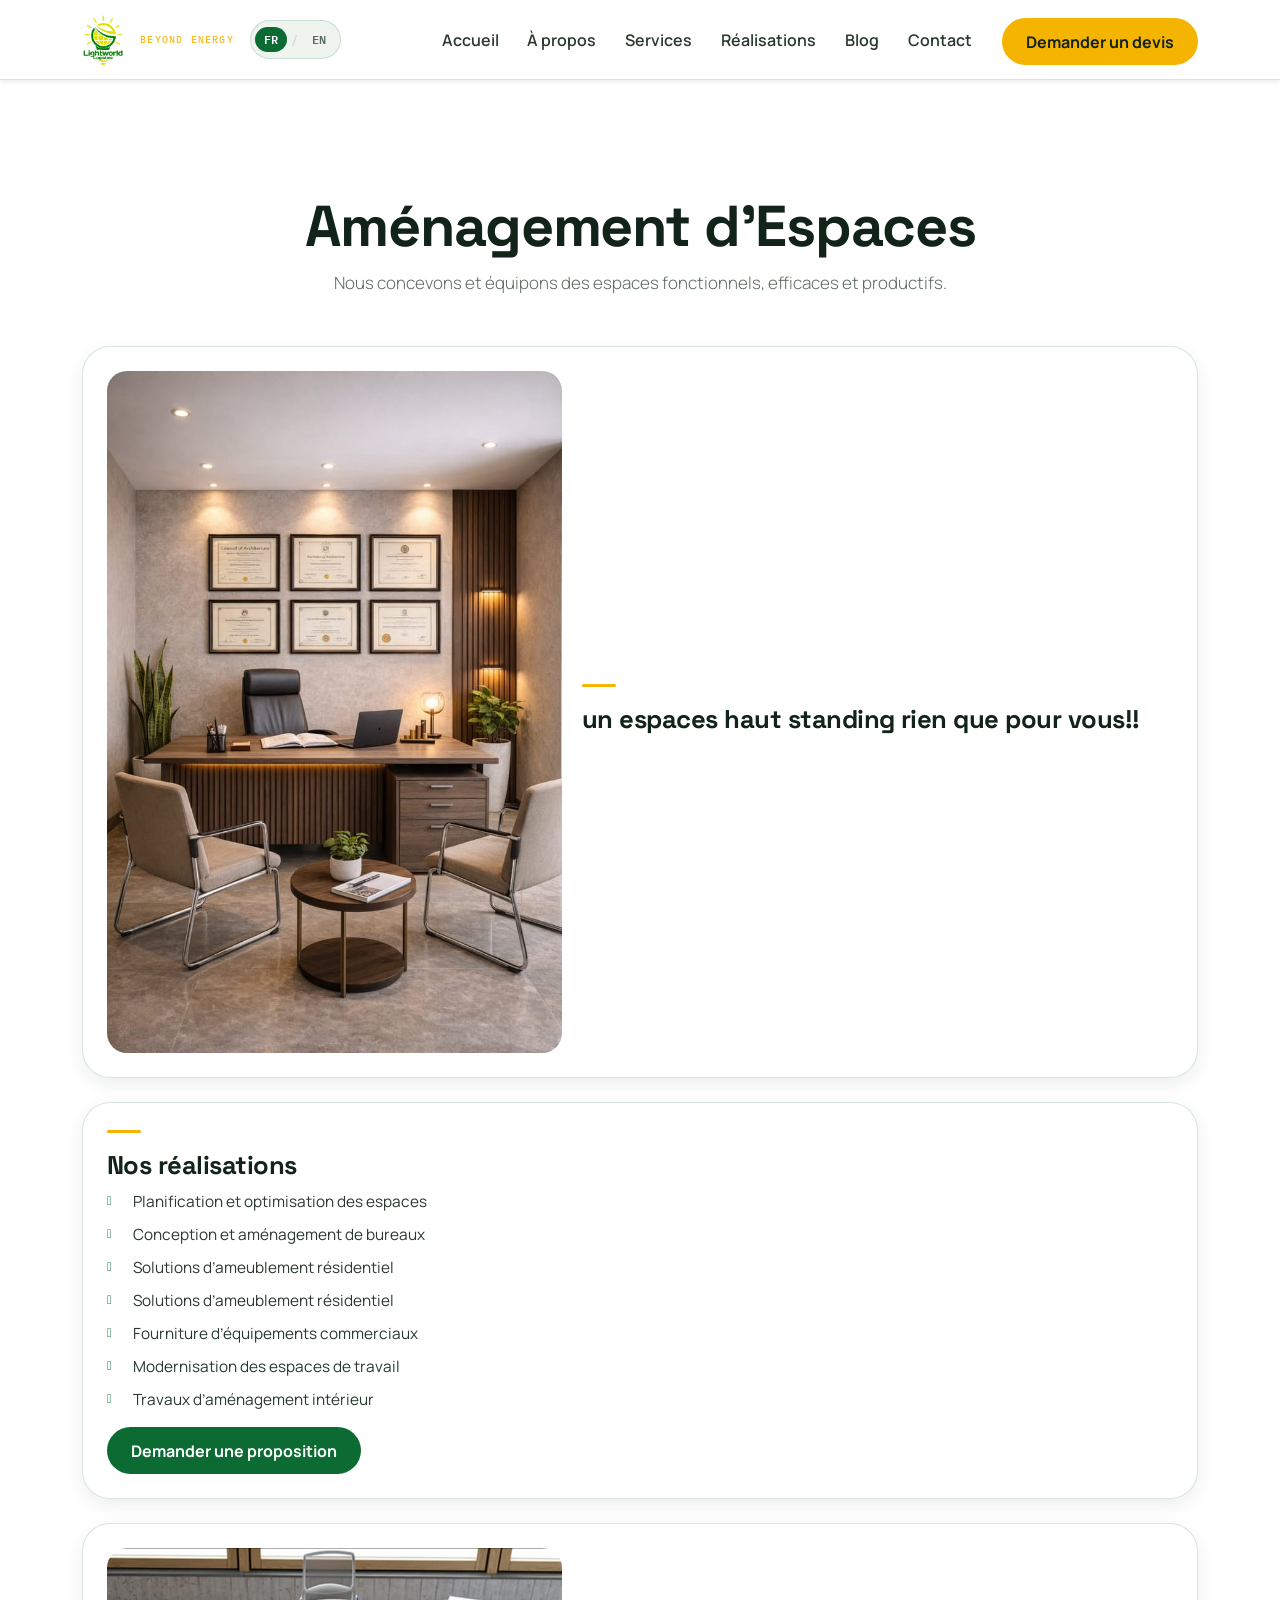
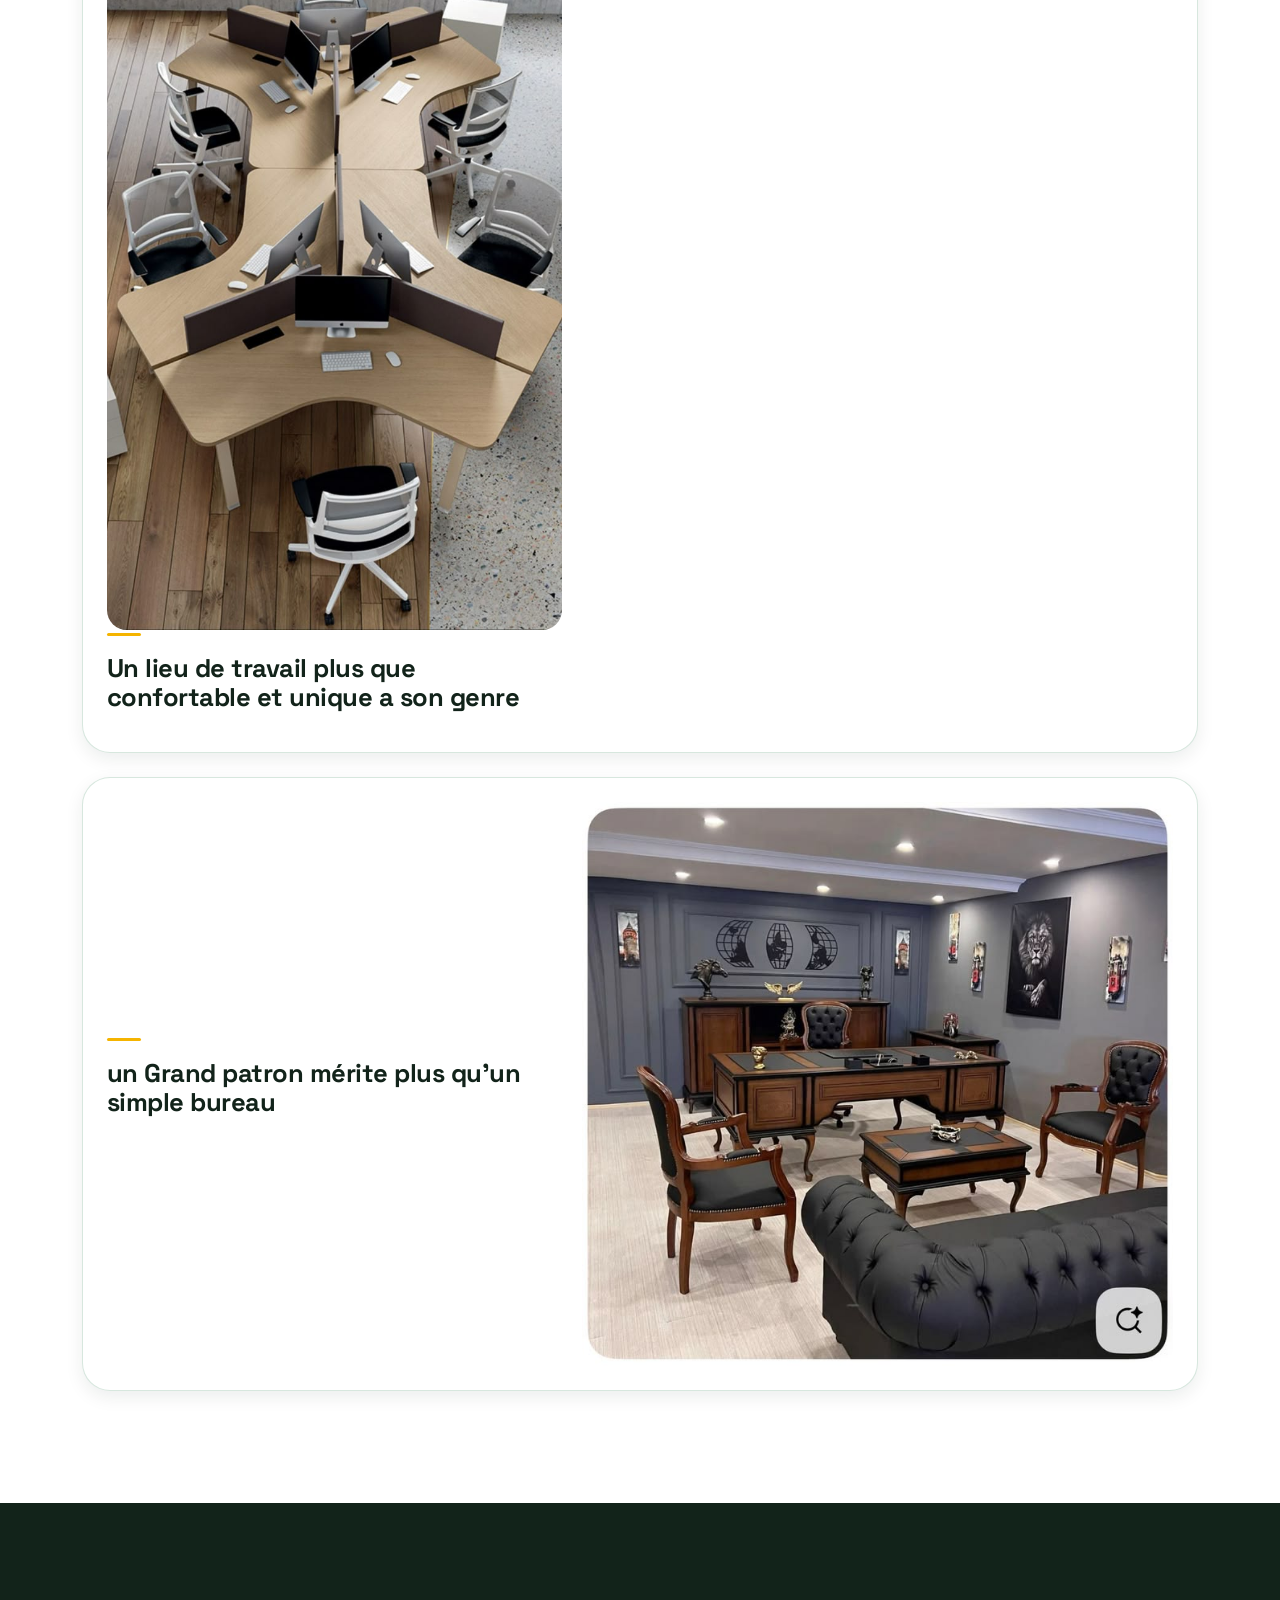
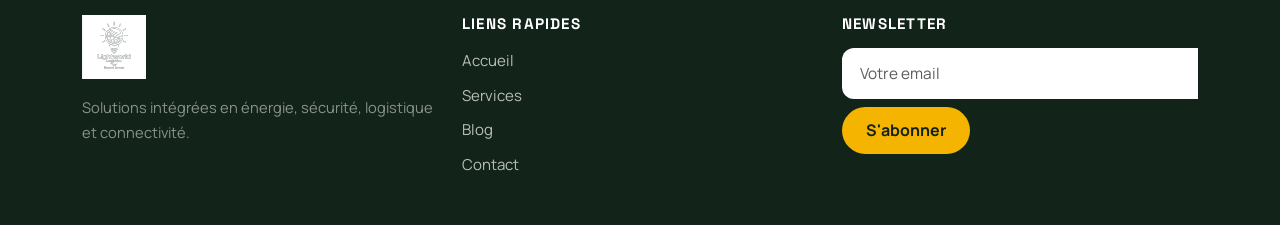
<file: amenagement-espaces.html>
<!DOCTYPE html>

<html lang="fr">
<head>
<meta charset="utf-8"/>
<meta content="width=device-width, initial-scale=1" name="viewport"/>
<title data-i18n-title="amenagement_espaces_0_title">Aménagement d'Espaces - LIGHTWORLD Logistics</title>
<link href="https://cdn.jsdelivr.net/npm/bootstrap@5.3.3/dist/css/bootstrap.min.css" rel="stylesheet"/>
<link href="style.css" rel="stylesheet"/>
</head>
<body class="secondary-page">
<!-- NAVBAR PRINCIPAL - MODIFIABLE -->
<nav class="navbar navbar-expand-lg navbar-light bg-white shadow-sm">
<div class="container">
<img alt="logo" src="image/logo2.png"/>
<a class="navbar-brand fw-bold text-success" href="index.html"><span class="brand-subtitle" data-i18n="amenagement_espaces_2">Beyond Energy</span></a>
<button type="button" class="lang-toggle" id="langToggle" aria-label="Changer de langue / Switch language"><span class="lang-fr is-active">FR</span><span class="lang-sep">/</span><span class="lang-en">EN</span></button>
      <button class="navbar-toggler" data-bs-target="#menu" data-bs-toggle="collapse" type="button">
<span class="navbar-toggler-icon"></span>
</button>
<div class="collapse navbar-collapse" id="menu">
<ul class="navbar-nav ms-auto">
<li class="nav-item"><a class="nav-link" data-i18n="amenagement_espaces_3" href="index.html#hero">Accueil</a></li>
<li class="nav-item"><a class="nav-link" data-i18n="amenagement_espaces_4" href="index.html#about">À propos</a></li>
<li class="nav-item"><a class="nav-link" data-i18n="amenagement_espaces_5" href="index.html#services">Services</a></li>
<li class="nav-item"><a class="nav-link" data-i18n="amenagement_espaces_6" href="realisations.html">Réalisations</a></li>
<li class="nav-item"><a class="nav-link" data-i18n="amenagement_espaces_7" href="index.html#news">Blog</a></li>
<li class="nav-item"><a class="nav-link" data-i18n="amenagement_espaces_8" href="contact.html">Contact</a></li>
</ul>
<a class="btn btn-warning ms-3" data-i18n="amenagement_espaces_9" href="https://wa.me/237696362393" rel="noreferrer" target="_blank">Demander un devis</a>
</div>
</div>
</nav>
<!-- /NAVBAR PRINCIPAL - MODIFIABLE -->
<main class="container py-5">
<section class="page-intro text-center mb-5">
<h1 class="page-heading display-4 fw-bold" data-i18n="amenagement_espaces_10">Aménagement d'Espaces</h1>
<p class="lead" data-i18n="amenagement_espaces_11">Nous concevons et équipons des espaces fonctionnels, efficaces et productifs.</p>
</section>
<div class="page-zone-grid">
<article class="page-zone">
<div class="page-zone-media">
<img alt="Aménagement" class="img-fluid" src="image/amenagement/1.jpg"/>
</div>
<div class="page-zone-body">
<span class="zone-badge"></span>
<h3 data-i18n="amenagement_espaces_12">un espaces haut standing rien que pour vous!!</h3>
<!--<p>Ajoutez ici une vue du bureau, de l’entrepôt ou du site aménagé.</p>-->
</div>
</article>
<article class="page-zone">
<div class="page-zone-body">
<span class="zone-badge"></span>
<h3 data-i18n="amenagement_espaces_13">Nos réalisations</h3>
<ul class="page-zone-list">
<li data-i18n="amenagement_espaces_14">Planification et optimisation des espaces</li>
<li data-i18n="amenagement_espaces_15">Conception et aménagement de bureaux</li>
<li data-i18n="amenagement_espaces_16">Solutions d’ameublement résidentiel</li>
<li data-i18n="amenagement_espaces_17">Solutions d’ameublement résidentiel</li>
<li data-i18n="amenagement_espaces_18">Fourniture d’équipements commerciaux</li>
<li data-i18n="amenagement_espaces_19">Modernisation des espaces de travail</li>
<li data-i18n="amenagement_espaces_20">Travaux d’aménagement intérieur</li>
</ul>
<a class="btn btn-success mt-3" data-i18n="amenagement_espaces_21" href="contact.html">Demander une proposition</a>
</div>
</article>
<article class="page-zone">
<div class="page-zone-body">
<div class="page-zone-media">
<img alt="Aménagement" class="img-fluid" src="image/amenagement/8.jpg"/>
</div>
<span class="zone-badge"></span>
<h3 data-i18n="amenagement_espaces_22">Un lieu de travail plus que confortable et unique a son genre</h3>
<p></p>
</div>
</article>
<article class="page-zone">
<div class="page-zone-media">
<img alt="Aménagement intérieur" class="img-fluid" src="image/amenagement/3.jpg"/>
</div>
<div class="page-zone-body">
<span class="zone-badge"></span>
<h3 data-i18n="amenagement_espaces_23">un Grand patron mérite plus qu'un simple bureau</h3>
<p></p>
</div>
</article>
</div>
</main>
<!-- FOOTER PRINCIPAL - MODIFIABLE -->
<footer class="secondary-footer bg-dark text-white py-5">
<div class="container">
<div class="row gy-4">
<div class="col-lg-4">
<img alt="Logo" class="img-fluid footer-logo" src="image/moi 1.svg"/>
<p class="mt-3 text-white-50" data-i18n="amenagement_espaces_24">Solutions intégrées en énergie, sécurité, logistique et connectivité.
                    </p>
</div>
<div class="col-lg-4">
<h5 data-i18n="amenagement_espaces_25">Liens Rapides</h5>
<ul class="list-unstyled">
<li><a class="text-white" data-i18n="amenagement_espaces_26" href="index.html#hero">Accueil</a></li>
<li><a class="text-white" data-i18n="amenagement_espaces_27" href="index.html#services">Services</a></li>
<li><a class="text-white" data-i18n="amenagement_espaces_28" href="index.html#news">Blog</a></li>
<li><a class="text-white" data-i18n="amenagement_espaces_29" href="contact.html">Contact</a></li>
</ul>
</div>
<div class="col-lg-4">
<h5 data-i18n="amenagement_espaces_30">Newsletter</h5>
<form>
<input class="form-control mb-2" placeholder="Votre email" type="email"/>
<button class="btn btn-warning" data-i18n="amenagement_espaces_31">S'abonner</button>
</form>
</div>
</div>
</div>
</footer>
<!-- /FOOTER PRINCIPAL - MODIFIABLE -->
<script src="https://cdn.jsdelivr.net/npm/bootstrap@5.3.3/dist/js/bootstrap.bundle.min.js"></script>
<script src="i18n-data.js"></script>
    <script src="script.js"></script>
</body>
</html>
</file>
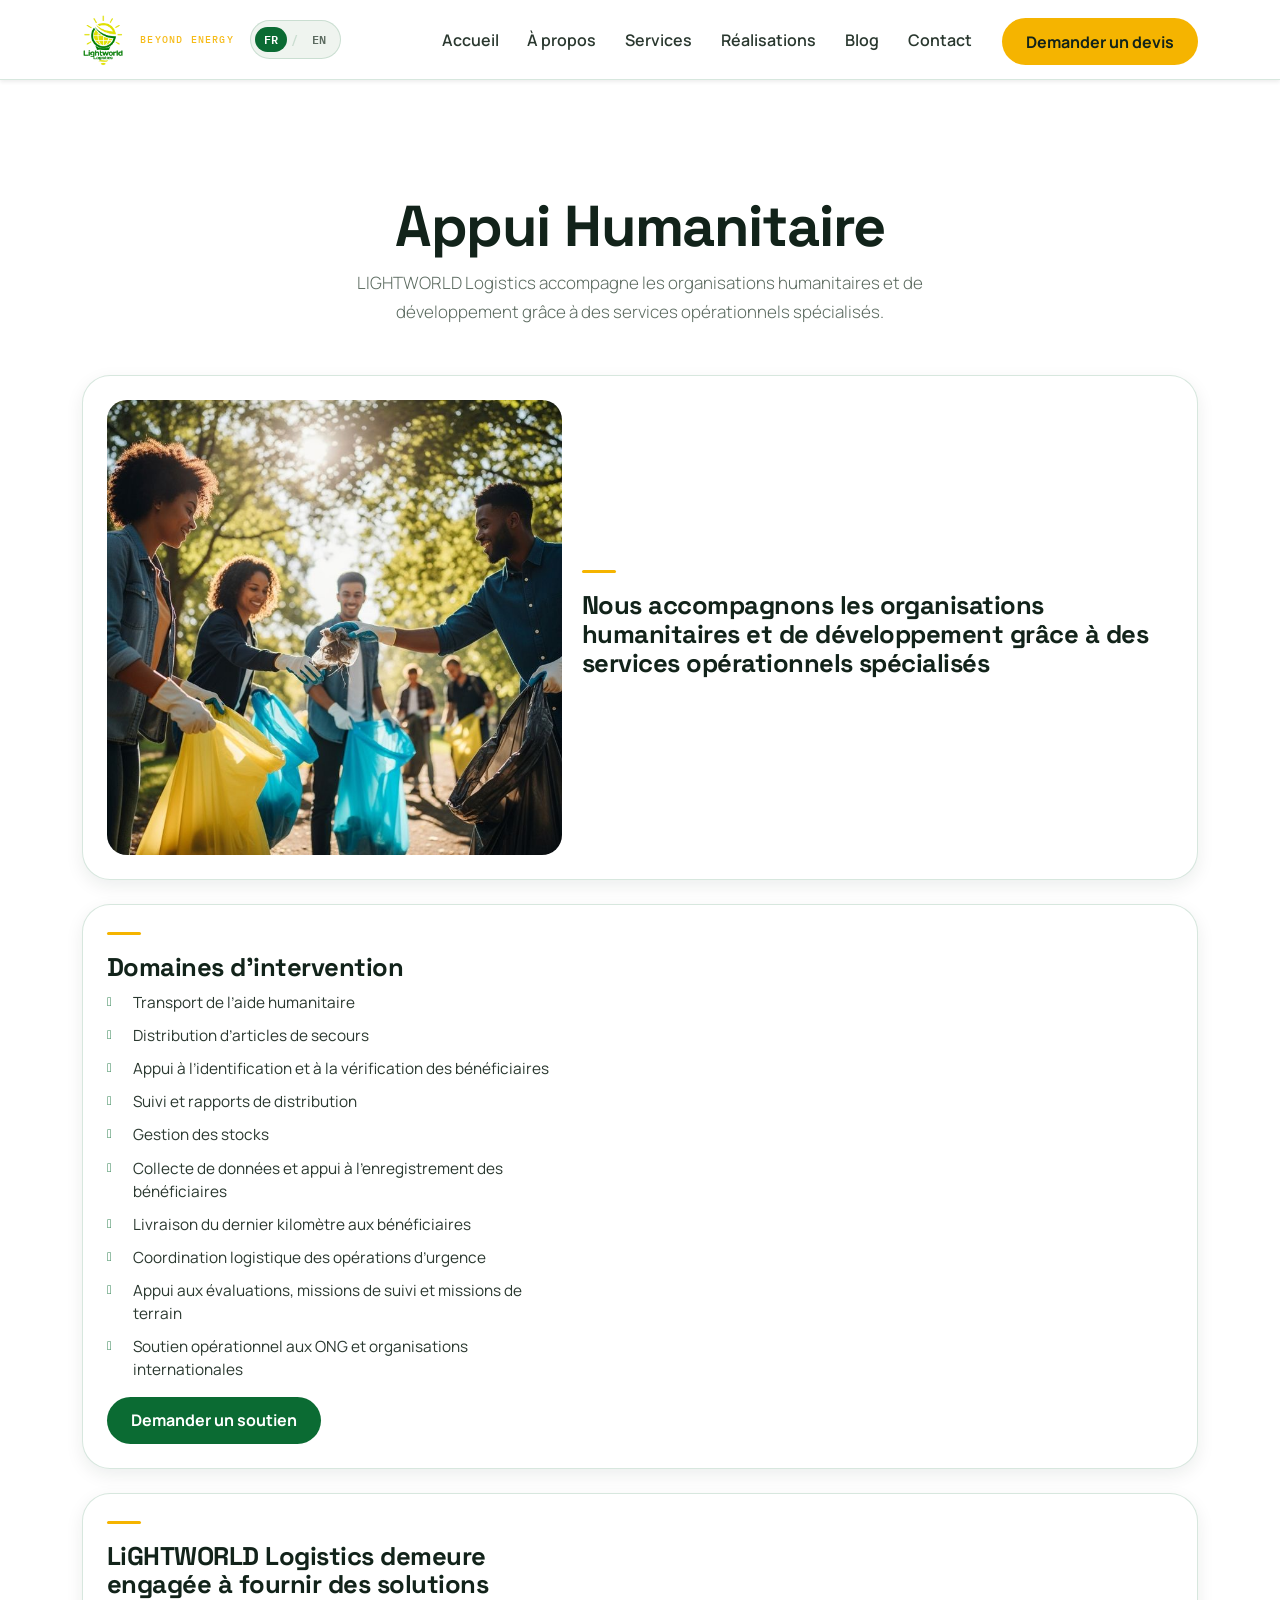
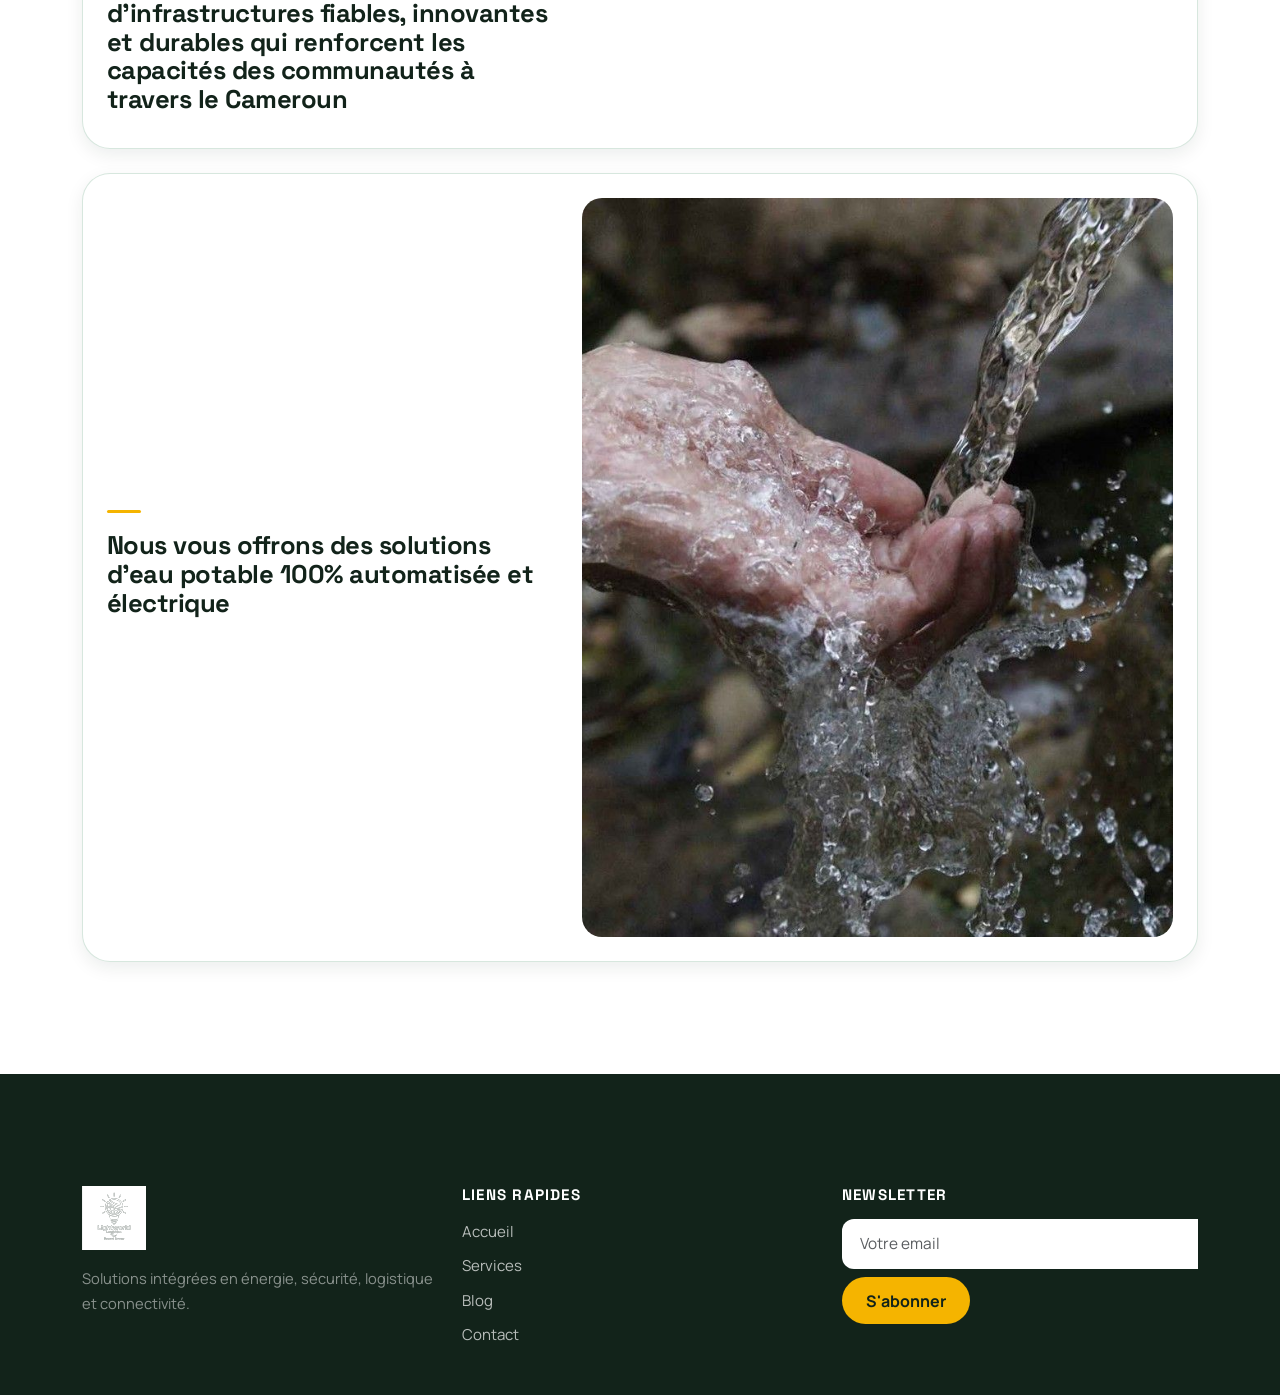
<file: appui-humanitaire.html>
<!DOCTYPE html>

<html lang="fr">
<head>
<meta charset="utf-8"/>
<meta content="width=device-width, initial-scale=1" name="viewport"/>
<title data-i18n-title="appui_humanitaire_0_title">Appui Humanitaire - LIGHTWORLD Logistics</title>
<link href="https://cdn.jsdelivr.net/npm/bootstrap@5.3.3/dist/css/bootstrap.min.css" rel="stylesheet"/>
<link href="style.css" rel="stylesheet"/>
</head>
<body class="secondary-page">
<!-- NAVBAR PRINCIPAL - MODIFIABLE -->
<nav class="navbar navbar-expand-lg navbar-light bg-white shadow-sm">
<div class="container">
<img alt="logo" src="image/logo2.png"/>
<a class="navbar-brand fw-bold text-success" href="index.html"><span class="brand-subtitle" data-i18n="appui_humanitaire_2">Beyond Energy</span></a>
<button type="button" class="lang-toggle" id="langToggle" aria-label="Changer de langue / Switch language"><span class="lang-fr is-active">FR</span><span class="lang-sep">/</span><span class="lang-en">EN</span></button>
      <button class="navbar-toggler" data-bs-target="#menu" data-bs-toggle="collapse" type="button">
<span class="navbar-toggler-icon"></span>
</button>
<div class="collapse navbar-collapse" id="menu">
<ul class="navbar-nav ms-auto">
<li class="nav-item"><a class="nav-link" data-i18n="appui_humanitaire_3" href="index.html#hero">Accueil</a></li>
<li class="nav-item"><a class="nav-link" data-i18n="appui_humanitaire_4" href="index.html#about">À propos</a></li>
<li class="nav-item"><a class="nav-link" data-i18n="appui_humanitaire_5" href="index.html#services">Services</a></li>
<li class="nav-item"><a class="nav-link" data-i18n="appui_humanitaire_6" href="realisations.html">Réalisations</a></li>
<li class="nav-item"><a class="nav-link" data-i18n="appui_humanitaire_7" href="index.html#news">Blog</a></li>
<li class="nav-item"><a class="nav-link" data-i18n="appui_humanitaire_8" href="contact.html">Contact</a></li>
</ul>
<a class="btn btn-warning ms-3" data-i18n="appui_humanitaire_9" href="https://wa.me/237696362393" rel="noreferrer" target="_blank">Demander un devis</a>
</div>
</div>
</nav>
<!-- /NAVBAR PRINCIPAL - MODIFIABLE -->
<main class="container py-5">
<section class="page-intro text-center mb-5">
<h1 class="page-heading display-4 fw-bold" data-i18n="appui_humanitaire_10">Appui Humanitaire</h1>
<p class="lead" data-i18n="appui_humanitaire_11">LIGHTWORLD Logistics accompagne les organisations humanitaires et de développement grâce à
                des services opérationnels spécialisés.</p>
</section>
<div class="page-zone-grid">
<article class="page-zone">
<div class="page-zone-media">
<img alt="Humanitaire" class="img-fluid" src="image/humani/6.jpg"/>
</div>
<div class="page-zone-body">
<span class="zone-badge"></span>
<h3 data-i18n="appui_humanitaire_12">Nous accompagnons les organisations humanitaires et de développement grâce à des services
                        opérationnels
                        spécialisés</h3>
<!--<p>Ajoutez ici une image du terrain, des équipes ou des installations mises en place.</p>-->
</div>
</article>
<article class="page-zone">
<div class="page-zone-body">
<span class="zone-badge"></span>
<h3 data-i18n="appui_humanitaire_13">Domaines d’intervention</h3>
<ul class="page-zone-list">
<li data-i18n="appui_humanitaire_14">Transport de l’aide humanitaire</li>
<li data-i18n="appui_humanitaire_15">Distribution d’articles de secours</li>
<li data-i18n="appui_humanitaire_16">Appui à l’identification et à la vérification des bénéficiaires</li>
<li data-i18n="appui_humanitaire_17">Suivi et rapports de distribution</li>
<li data-i18n="appui_humanitaire_18">Gestion des stocks</li>
<li data-i18n="appui_humanitaire_19">Collecte de données et appui à l’enregistrement des bénéficiaires</li>
<li data-i18n="appui_humanitaire_20">Livraison du dernier kilomètre aux bénéficiaires</li>
<li data-i18n="appui_humanitaire_21">Coordination logistique des opérations d’urgence</li>
<li data-i18n="appui_humanitaire_22">Appui aux évaluations, missions de suivi et missions de terrain</li>
<li data-i18n="appui_humanitaire_23">Soutien opérationnel aux ONG et organisations internationales</li>
</ul>
<a class="btn btn-success mt-3" data-i18n="appui_humanitaire_24" href="contact.html">Demander un soutien</a>
</div>
</article>
<article class="page-zone">
<div class="page-zone-body">
<span class="zone-badge"></span>
<h3 data-i18n="appui_humanitaire_25">LiGHTWORLD Logistics demeure engagée à fournir des solutions d’infrastructures fiables,
                        innovantes et durables qui renforcent les capacités des communautés à travers le Cameroun</h3>
<!--<p>Ajoutez ici les résultats attendus, la rapidité d’intervention ou les partenariats.</p>-->
</div>
</article>
<article class="page-zone">
<div class="page-zone-media">
<img alt="Énergie humanitaire" class="img-fluid" src="image/humani/5.jpg"/>
</div>
<div class="page-zone-body">
<span class="zone-badge"></span>
<h3 data-i18n="appui_humanitaire_26">Nous vous offrons des solutions d'eau potable 100% automatisée et électrique</h3>
<!--<p>Remplacez cette zone par une autre photographie du terrain si vous en avez.</p>-->
</div>
</article>
</div>
</main>
<!-- FOOTER PRINCIPAL - MODIFIABLE -->
<footer class="secondary-footer bg-dark text-white py-5">
<div class="container">
<div class="row gy-4">
<div class="col-lg-4">
<img alt="Logo" class="img-fluid footer-logo" src="image/moi 1.svg"/>
<p class="mt-3 text-white-50" data-i18n="appui_humanitaire_27">Solutions intégrées en énergie, sécurité, logistique et connectivité.
                    </p>
</div>
<div class="col-lg-4">
<h5 data-i18n="appui_humanitaire_28">Liens Rapides</h5>
<ul class="list-unstyled">
<li><a class="text-white" data-i18n="appui_humanitaire_29" href="index.html#hero">Accueil</a></li>
<li><a class="text-white" data-i18n="appui_humanitaire_30" href="index.html#services">Services</a></li>
<li><a class="text-white" data-i18n="appui_humanitaire_31" href="index.html#news">Blog</a></li>
<li><a class="text-white" data-i18n="appui_humanitaire_32" href="contact.html">Contact</a></li>
</ul>
</div>
<div class="col-lg-4">
<h5 data-i18n="appui_humanitaire_33">Newsletter</h5>
<form>
<input class="form-control mb-2" placeholder="Votre email" type="email"/>
<button class="btn btn-warning" data-i18n="appui_humanitaire_34">S'abonner</button>
</form>
</div>
</div>
</div>
</footer>
<!-- /FOOTER PRINCIPAL - MODIFIABLE -->
<script src="https://cdn.jsdelivr.net/npm/bootstrap@5.3.3/dist/js/bootstrap.bundle.min.js"></script>
<script src="i18n-data.js"></script>
    <script src="script.js"></script>
</body>
</html>
</file>
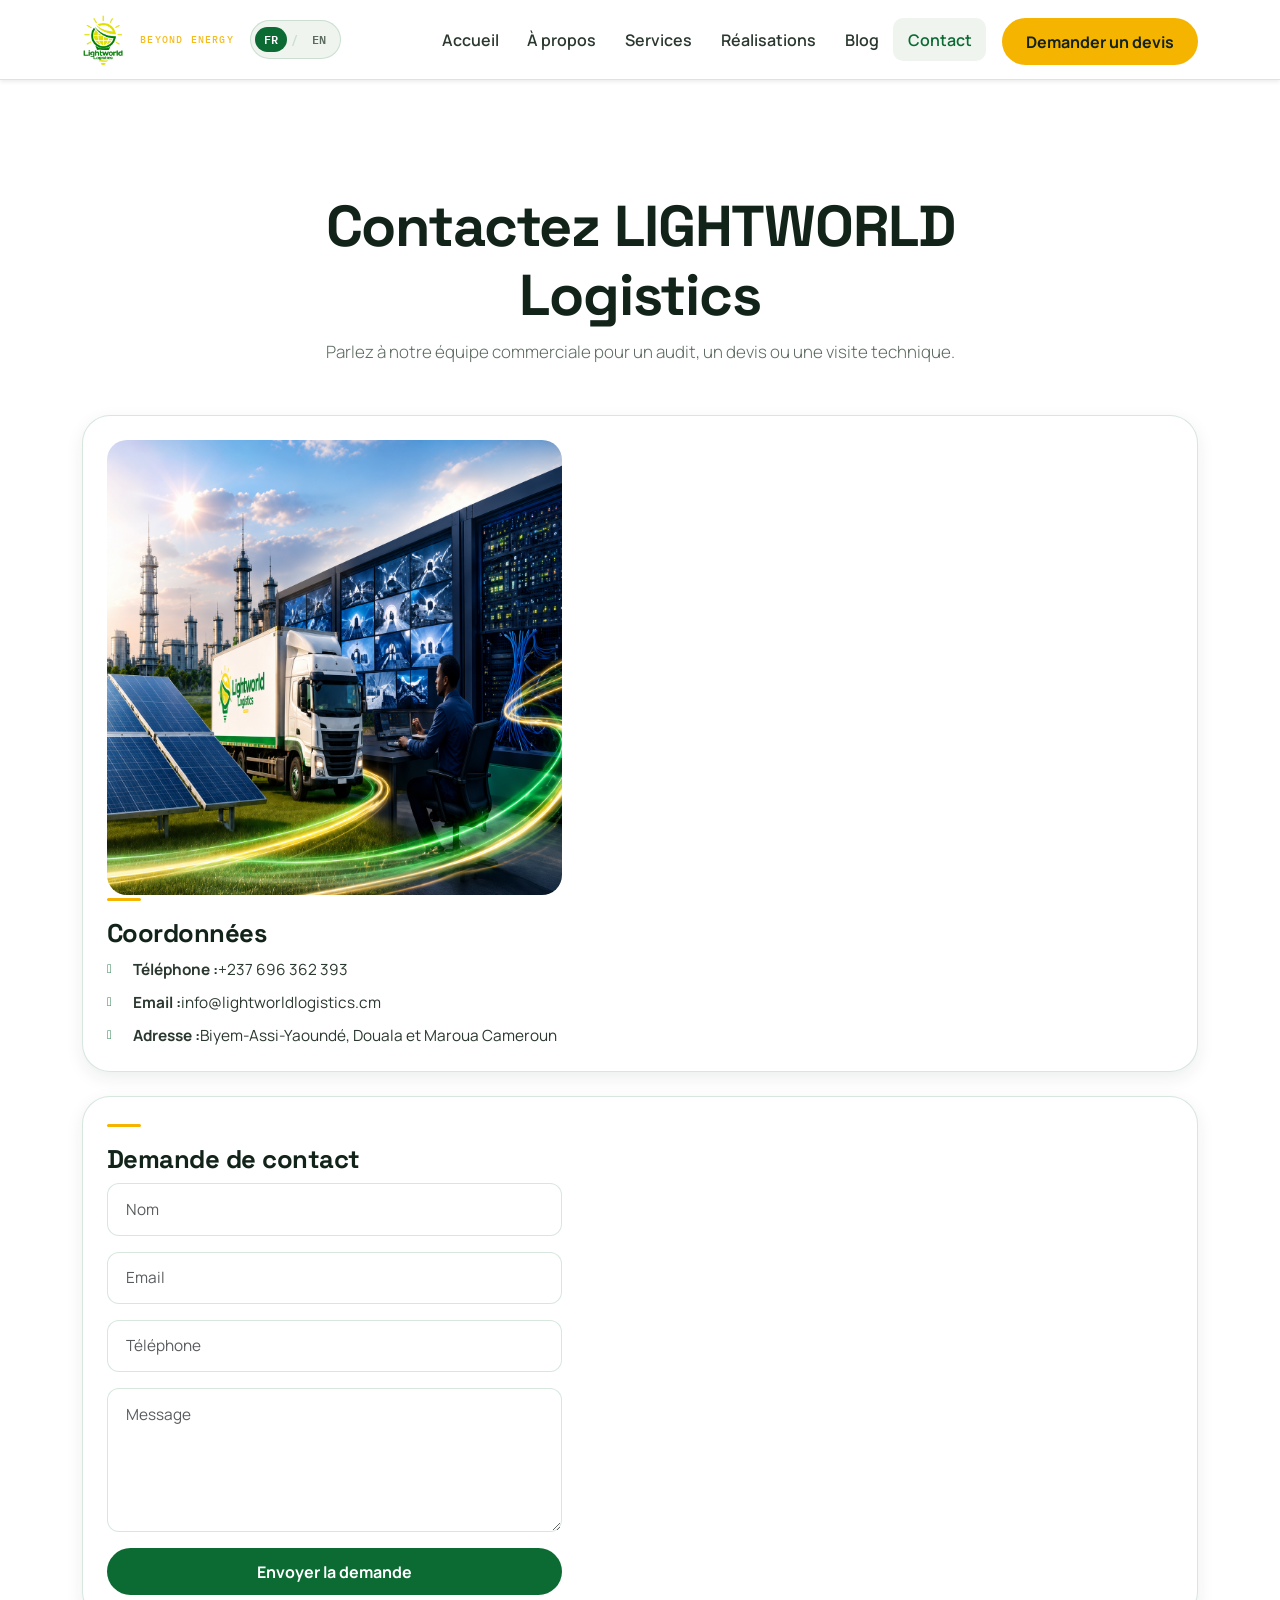
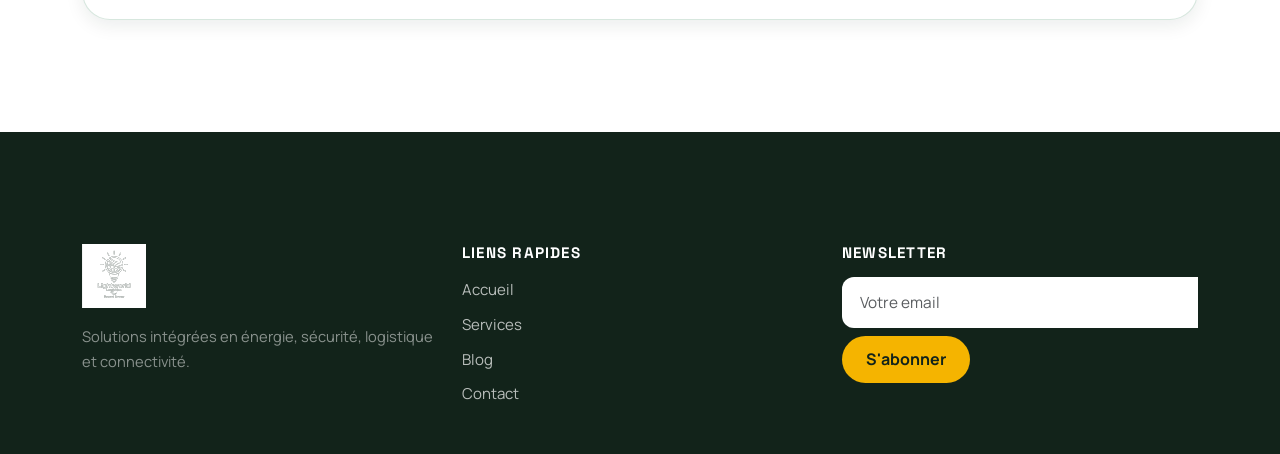
<file: contact.html>
<!DOCTYPE html>

<html lang="fr">
<head>
<meta charset="utf-8"/>
<meta content="width=device-width, initial-scale=1" name="viewport"/>
<title data-i18n-title="contact_0_title">Contact - LIGHTWORLD Logistics</title>
<link href="https://cdn.jsdelivr.net/npm/bootstrap@5.3.3/dist/css/bootstrap.min.css" rel="stylesheet"/>
<link href="style.css" rel="stylesheet"/>
</head>
<body class="secondary-page">
<!-- NAVBAR PRINCIPAL - MODIFIABLE -->
<nav class="navbar navbar-expand-lg navbar-light bg-white shadow-sm">
<div class="container">
<img alt="logo" src="image/logo2.png"/>
<a class="navbar-brand fw-bold text-success" href="index.html"><span class="brand-subtitle" data-i18n="contact_2">Beyond Energy</span></a>
<button type="button" class="lang-toggle" id="langToggle" aria-label="Changer de langue / Switch language"><span class="lang-fr is-active">FR</span><span class="lang-sep">/</span><span class="lang-en">EN</span></button>
      <button class="navbar-toggler" data-bs-target="#menu" data-bs-toggle="collapse" type="button">
<span class="navbar-toggler-icon"></span>
</button>
<div class="collapse navbar-collapse" id="menu">
<ul class="navbar-nav ms-auto">
<li class="nav-item"><a class="nav-link" data-i18n="contact_3" href="index.html#hero">Accueil</a></li>
<li class="nav-item"><a class="nav-link" data-i18n="contact_4" href="index.html#about">À propos</a></li>
<li class="nav-item"><a class="nav-link" data-i18n="contact_5" href="index.html#services">Services</a></li>
<li class="nav-item"><a class="nav-link" data-i18n="contact_6" href="realisations.html">Réalisations</a></li>
<li class="nav-item"><a class="nav-link" data-i18n="contact_7" href="index.html#news">Blog</a></li>
<li class="nav-item"><a class="nav-link active" data-i18n="contact_8" href="contact.html">Contact</a></li>
</ul>
<a class="btn btn-warning ms-3" data-i18n="contact_9" href="https://wa.me/237696362393" rel="noreferrer" target="_blank">Demander un devis</a>
</div>
</div>
</nav>
<!-- /NAVBAR PRINCIPAL - MODIFIABLE -->
<main class="container py-5">
<section class="page-intro text-center mb-5">
<h1 class="page-heading display-4 fw-bold" data-i18n="contact_10">Contactez LIGHTWORLD Logistics</h1>
<p class="lead" data-i18n="contact_11">Parlez à notre équipe commerciale pour un audit, un devis ou une visite technique.</p>
</section>
<div class="page-zone-grid">
<article class="page-zone">
<div class="page-zone-body">
<div class="page-zone-media">
<img alt="Énergie humanitaire" class="img-fluid" src="image/couverture.png"/>
</div>
<span class="zone-badge"></span>
<h3 data-i18n="contact_12">Coordonnées</h3>
<ul class="page-zone-list">
<li><strong data-i18n="contact_14">Téléphone :</strong><span data-i18n="contact_13"> +237 696 362 393</span></li>
<li><strong data-i18n="contact_16">Email :</strong><span data-i18n="contact_15"> info@lightworldlogistics.cm</span></li>
<li><strong data-i18n="contact_18">Adresse :</strong><span data-i18n="contact_17"> Biyem-Assi-Yaoundé, Douala et Maroua Cameroun</span></li>
</ul>
<!--<p class="mb-0">Ajoutez ici une carte, des horaires de disponibilité ou un message de bienvenue.</p> -->
</div>
</article>
<article class="page-zone">
<div class="page-zone-body">
<span class="zone-badge"></span>
<h3 data-i18n="contact_19">Demande de contact</h3>
<form id="contactForm" novalidate="">
<input class="form-control mb-3" id="nom" placeholder="Nom" required="" type="text"/>
<input class="form-control mb-3" id="email" placeholder="Email" required="" type="email"/>
<input class="form-control mb-3" id="telephone" placeholder="Téléphone" required="" type="tel"/>
<textarea class="form-control mb-3" id="message" placeholder="Message" required="" rows="5"></textarea>
<button class="btn btn-success w-100" data-i18n="contact_20" type="submit">Envoyer la demande</button>
</form>
</div>
</article>
<!--<article class="page-zone">
                <div class="page-zone-body">
                    <span class="zone-badge"></span>
                    <h3></h3>
                     <p>Insérez ici des témoignages, une carte Google Maps ou des informations supplémentaires.</p>
                    <p>je dois inserer des temoignage</p>
                </div>
            </article>-->
<!--<article class="page-zone">
                <div class="page-zone-media">
                    <img src="img2/IMG-20260627-WA0049.jpg" alt="" class="img-fluid">
                </div>
                <div class="page-zone-body">
                    <span class="zone-badge"></span>
                    <h3>Visuel d’accompagnement</h3>
                    <p>Remplacez cette zone par une image plus en phase avec l’activité de votre équipe.</p>

                    <div class="page-zone-media">
                        <img src="img2/IMG-20260627-WA0049.jpg" alt="Contact Lightworld" class="img-fluid">
                    </div>
                </div>
            </article>-->
</div>
</main>
<!-- FOOTER PRINCIPAL - MODIFIABLE -->
<footer class="secondary-footer bg-dark text-white py-5">
<div class="container">
<div class="row gy-4">
<div class="col-lg-4">
<img alt="Logo" class="img-fluid footer-logo" src="image/moi 1.svg"/>
<p class="mt-3 text-white-50" data-i18n="contact_21">Solutions intégrées en énergie, sécurité, logistique et connectivité.
                    </p>
</div>
<div class="col-lg-4">
<h5 data-i18n="contact_22">Liens Rapides</h5>
<ul class="list-unstyled">
<li><a class="text-white" data-i18n="contact_23" href="index.html#hero">Accueil</a></li>
<li><a class="text-white" data-i18n="contact_24" href="index.html#services">Services</a></li>
<li><a class="text-white" data-i18n="contact_25" href="index.html#news">Blog</a></li>
<li><a class="text-white" data-i18n="contact_26" href="contact.html">Contact</a></li>
</ul>
</div>
<div class="col-lg-4">
<h5 data-i18n="contact_27">Newsletter</h5>
<form>
<input class="form-control mb-2" placeholder="Votre email" type="email"/>
<button class="btn btn-warning" data-i18n="contact_28">S'abonner</button>
</form>
</div>
</div>
</div>
</footer>
<!-- /FOOTER PRINCIPAL - MODIFIABLE -->
<script src="https://cdn.jsdelivr.net/npm/bootstrap@5.3.3/dist/js/bootstrap.bundle.min.js"></script>
<script src="i18n-data.js"></script>
    <script src="script.js"></script>
</body>
</html>
</file>
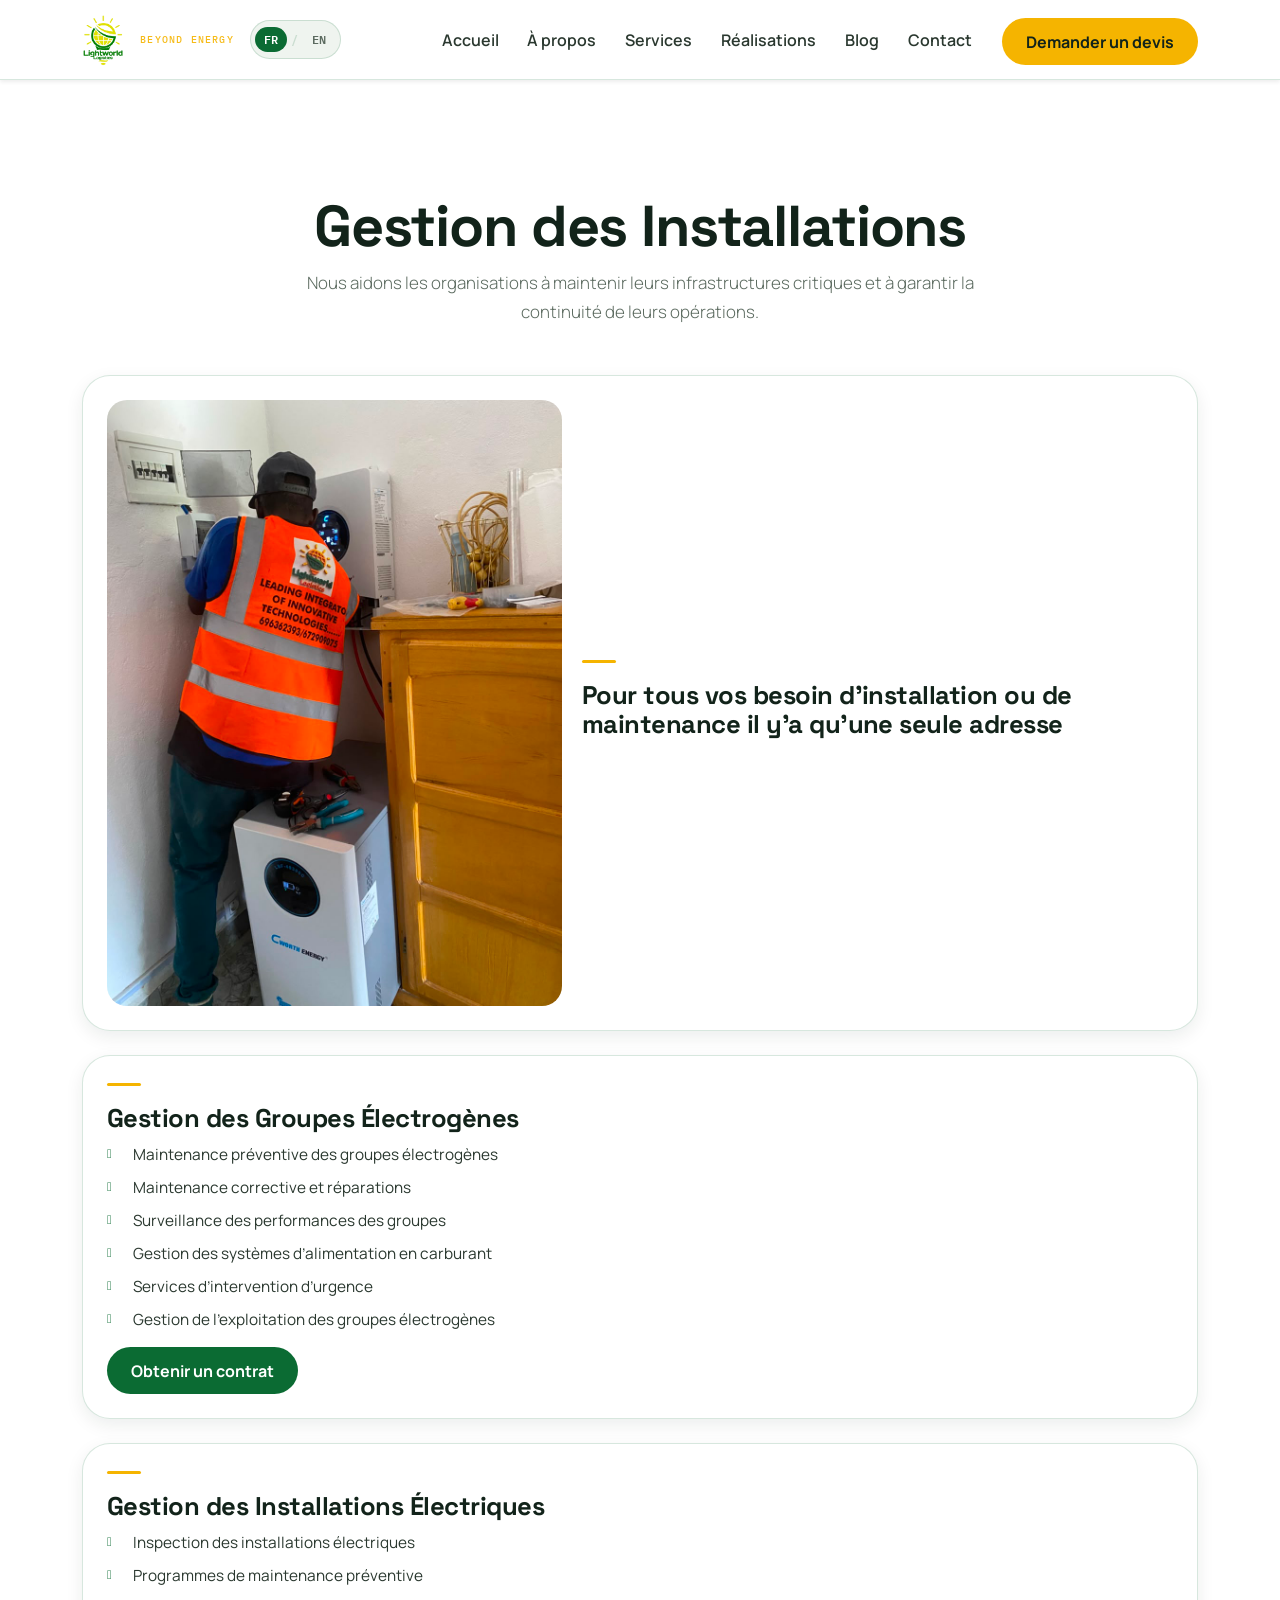
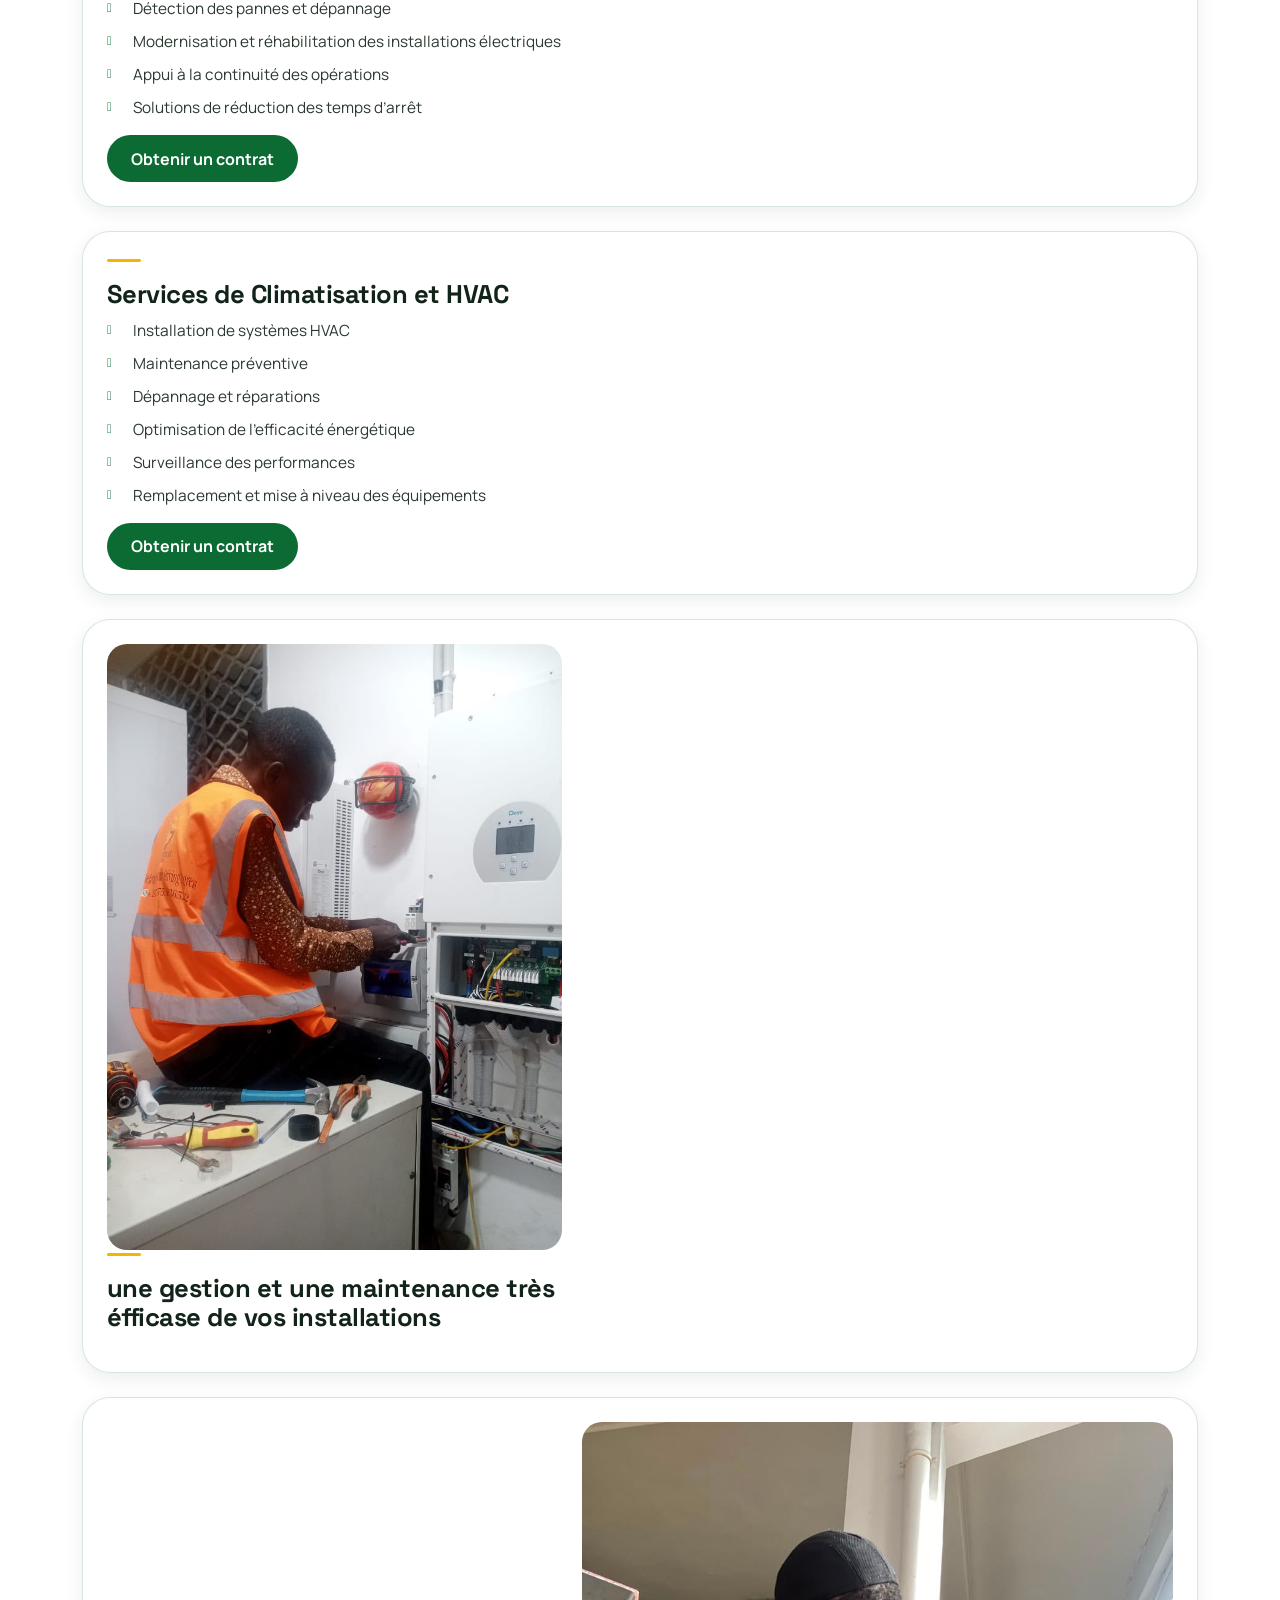
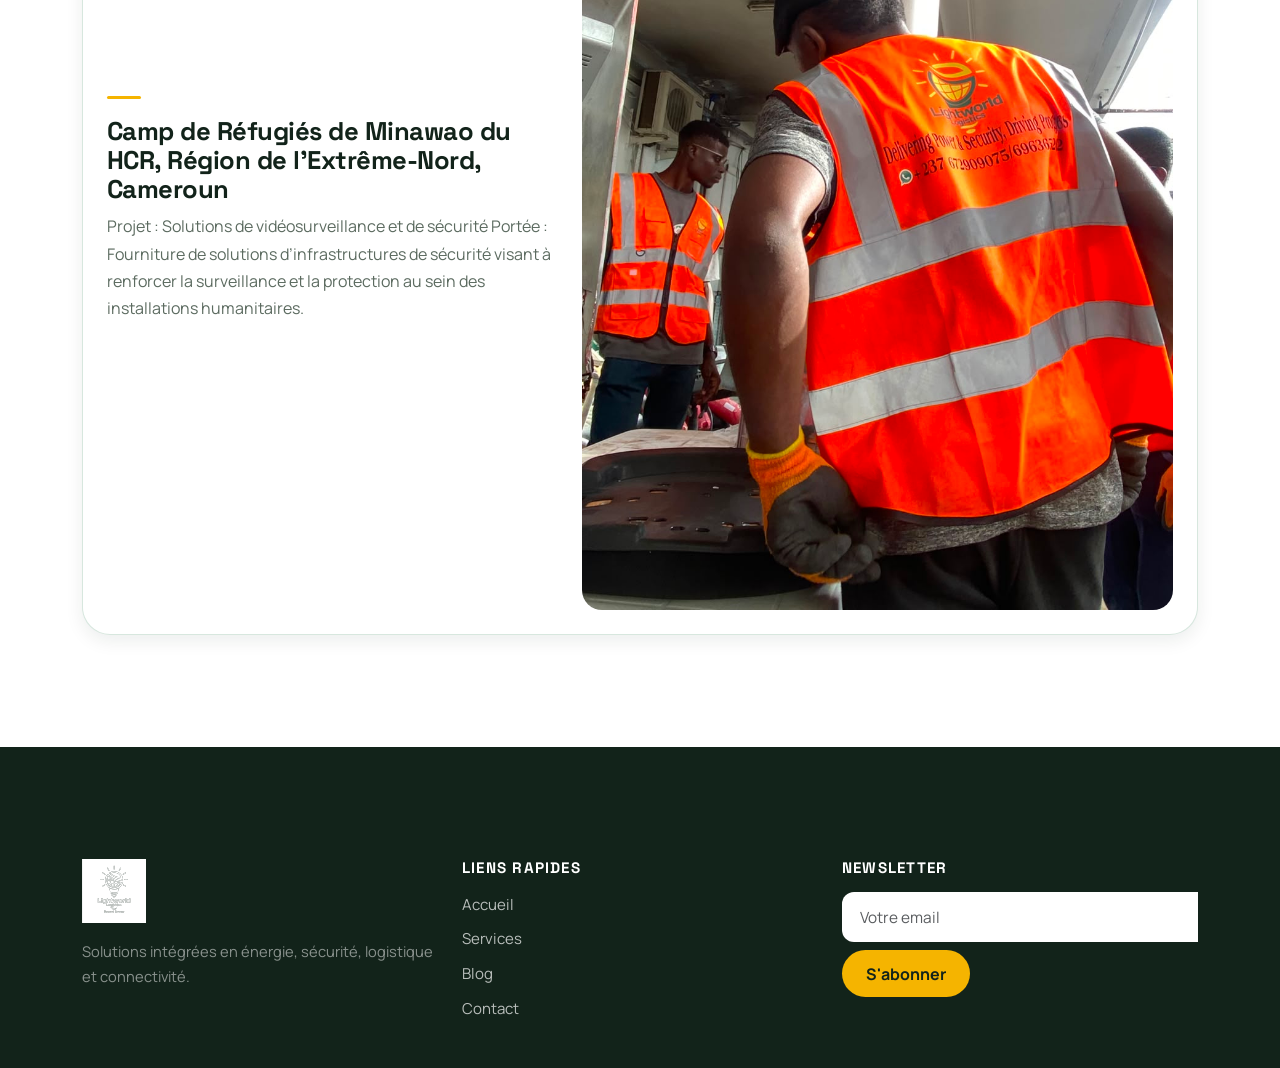
<file: gestion-installations.html>
<!DOCTYPE html>

<html lang="fr">
<head>
<meta charset="utf-8"/>
<meta content="width=device-width, initial-scale=1" name="viewport"/>
<title data-i18n-title="gestion_installations_0_title">Gestion des Installations - LIGHTWORLD Logistics</title>
<link href="https://cdn.jsdelivr.net/npm/bootstrap@5.3.3/dist/css/bootstrap.min.css" rel="stylesheet"/>
<link href="style.css" rel="stylesheet"/>
</head>
<body class="secondary-page">
<!-- NAVBAR PRINCIPAL - MODIFIABLE -->
<nav class="navbar navbar-expand-lg navbar-light bg-white shadow-sm">
<div class="container">
<img alt="logo" src="image/logo2.png"/>
<a class="navbar-brand fw-bold text-success" href="index.html"><span class="brand-subtitle" data-i18n="gestion_installations_2">Beyond Energy</span></a>
<button type="button" class="lang-toggle" id="langToggle" aria-label="Changer de langue / Switch language"><span class="lang-fr is-active">FR</span><span class="lang-sep">/</span><span class="lang-en">EN</span></button>
      <button class="navbar-toggler" data-bs-target="#menu" data-bs-toggle="collapse" type="button">
<span class="navbar-toggler-icon"></span>
</button>
<div class="collapse navbar-collapse" id="menu">
<ul class="navbar-nav ms-auto">
<li class="nav-item"><a class="nav-link" data-i18n="gestion_installations_3" href="index.html#hero">Accueil</a></li>
<li class="nav-item"><a class="nav-link" data-i18n="gestion_installations_4" href="index.html#about">À propos</a></li>
<li class="nav-item"><a class="nav-link" data-i18n="gestion_installations_5" href="index.html#services">Services</a></li>
<li class="nav-item"><a class="nav-link" data-i18n="gestion_installations_6" href="realisations.html">Réalisations</a></li>
<li class="nav-item"><a class="nav-link" data-i18n="gestion_installations_7" href="index.html#news">Blog</a></li>
<li class="nav-item"><a class="nav-link" data-i18n="gestion_installations_8" href="contact.html">Contact</a></li>
</ul>
<a class="btn btn-warning ms-3" data-i18n="gestion_installations_9" href="https://wa.me/237696362393" rel="noreferrer" target="_blank">Demander un devis</a>
</div>
</div>
</nav>
<!-- /NAVBAR PRINCIPAL - MODIFIABLE -->
<main class="container py-5">
<section class="page-intro text-center mb-5">
<h1 class="page-heading display-4 fw-bold" data-i18n="gestion_installations_10">Gestion des Installations</h1>
<p class="lead" data-i18n="gestion_installations_11">Nous aidons les organisations à maintenir leurs infrastructures critiques et à garantir la
                continuité de leurs opérations.</p>
</section>
<div class="page-zone-grid">
<article class="page-zone">
<div class="page-zone-media">
<img alt="Gestion installations" class="img-fluid" src="img2/2.jpg"/>
</div>
<div class="page-zone-body">
<span class="zone-badge"></span>
<h3 data-i18n="gestion_installations_12">Pour tous vos besoin d'installation ou de maintenance il y'a qu'une seule adresse</h3>
<!--<p>Ajoutez ici une photo de l’équipement, du tableau ou du site suivi en continu.</p>-->
</div>
</article>
<article class="page-zone">
<div class="page-zone-body">
<span class="zone-badge"></span>
<h3 data-i18n="gestion_installations_13">Gestion des Groupes Électrogènes</h3>
<ul class="page-zone-list">
<li data-i18n="gestion_installations_14">Maintenance préventive des groupes électrogènes</li>
<li data-i18n="gestion_installations_15">Maintenance corrective et réparations</li>
<li data-i18n="gestion_installations_16">Surveillance des performances des groupes</li>
<li data-i18n="gestion_installations_17">Gestion des systèmes d’alimentation en carburant</li>
<li data-i18n="gestion_installations_18">Services d’intervention d’urgence</li>
<li data-i18n="gestion_installations_19">Gestion de l’exploitation des groupes électrogènes</li>
</ul>
<a class="btn btn-success mt-3" data-i18n="gestion_installations_20" href="contact.html">Obtenir un contrat</a>
</div>
</article>
<article class="page-zone">
<div class="page-zone-body">
<span class="zone-badge"></span>
<h3 data-i18n="gestion_installations_21">Gestion des Installations Électriques</h3>
<ul class="page-zone-list">
<li data-i18n="gestion_installations_22">Inspection des installations électriques</li>
<li data-i18n="gestion_installations_23">Programmes de maintenance préventive</li>
<li data-i18n="gestion_installations_24">Détection des pannes et dépannage</li>
<li data-i18n="gestion_installations_25">Modernisation et réhabilitation des installations électriques</li>
<li data-i18n="gestion_installations_26">Appui à la continuité des opérations</li>
<li data-i18n="gestion_installations_27">Solutions de réduction des temps d’arrêt</li>
</ul>
<a class="btn btn-success mt-3" data-i18n="gestion_installations_28" href="contact.html">Obtenir un contrat</a>
</div>
</article>
<article class="page-zone">
<div class="page-zone-body">
<span class="zone-badge"></span>
<h3 data-i18n="gestion_installations_29">Services de Climatisation et HVAC</h3>
<ul class="page-zone-list">
<li data-i18n="gestion_installations_30">Installation de systèmes HVAC</li>
<li data-i18n="gestion_installations_31">Maintenance préventive</li>
<li data-i18n="gestion_installations_32">Dépannage et réparations</li>
<li data-i18n="gestion_installations_33">Optimisation de l’efficacité énergétique</li>
<li data-i18n="gestion_installations_34">Surveillance des performances</li>
<li data-i18n="gestion_installations_35">Remplacement et mise à niveau des équipements</li>
</ul>
<a class="btn btn-success mt-3" data-i18n="gestion_installations_36" href="contact.html">Obtenir un contrat</a>
</div>
</article>
<article class="page-zone">
<div class="page-zone-body">
<div class="page-zone-media">
<img alt="Maintenance technique" class="img-fluid" src="image/realisation/10.jpg"/>
</div>
<span class="zone-badge"></span>
<h3 data-i18n="gestion_installations_37">une gestion et une maintenance très éfficase de vos installations</h3>
<p></p>
</div>
</article>
<article class="page-zone">
<div class="page-zone-media">
<img alt="Maintenance technique" class="img-fluid" src="image/realisation/5.jpg"/>
</div>
<div class="page-zone-body">
<span class="zone-badge"></span>
<h3 data-i18n="gestion_installations_38">Camp de Réfugiés de Minawao du HCR, Région de l’Extrême-Nord, Cameroun</h3>
<p data-i18n="gestion_installations_39">
                        Projet : Solutions de vidéosurveillance et de sécurité
                        Portée : Fourniture de solutions d’infrastructures de sécurité visant à renforcer la
                        surveillance et la protection au sein des installations humanitaires.
                    </p>
</div>
</article>
</div>
</main>
<!-- FOOTER PRINCIPAL - MODIFIABLE -->
<footer class="secondary-footer bg-dark text-white py-5">
<div class="container">
<div class="row gy-4">
<div class="col-lg-4">
<img alt="Logo" class="img-fluid footer-logo" src="image/moi 1.svg"/>
<p class="mt-3 text-white-50" data-i18n="gestion_installations_40">Solutions intégrées en énergie, sécurité, logistique et connectivité.
                    </p>
</div>
<div class="col-lg-4">
<h5 data-i18n="gestion_installations_41">Liens Rapides</h5>
<ul class="list-unstyled">
<li><a class="text-white" data-i18n="gestion_installations_42" href="index.html#hero">Accueil</a></li>
<li><a class="text-white" data-i18n="gestion_installations_43" href="index.html#services">Services</a></li>
<li><a class="text-white" data-i18n="gestion_installations_44" href="index.html#news">Blog</a></li>
<li><a class="text-white" data-i18n="gestion_installations_45" href="contact.html">Contact</a></li>
</ul>
</div>
<div class="col-lg-4">
<h5 data-i18n="gestion_installations_46">Newsletter</h5>
<form>
<input class="form-control mb-2" placeholder="Votre email" type="email"/>
<button class="btn btn-warning" data-i18n="gestion_installations_47">S'abonner</button>
</form>
</div>
</div>
</div>
</footer>
<!-- /FOOTER PRINCIPAL - MODIFIABLE -->
<script src="https://cdn.jsdelivr.net/npm/bootstrap@5.3.3/dist/js/bootstrap.bundle.min.js"></script>
<script src="i18n-data.js"></script>
    <script src="script.js"></script>
</body>
</html>
</file>
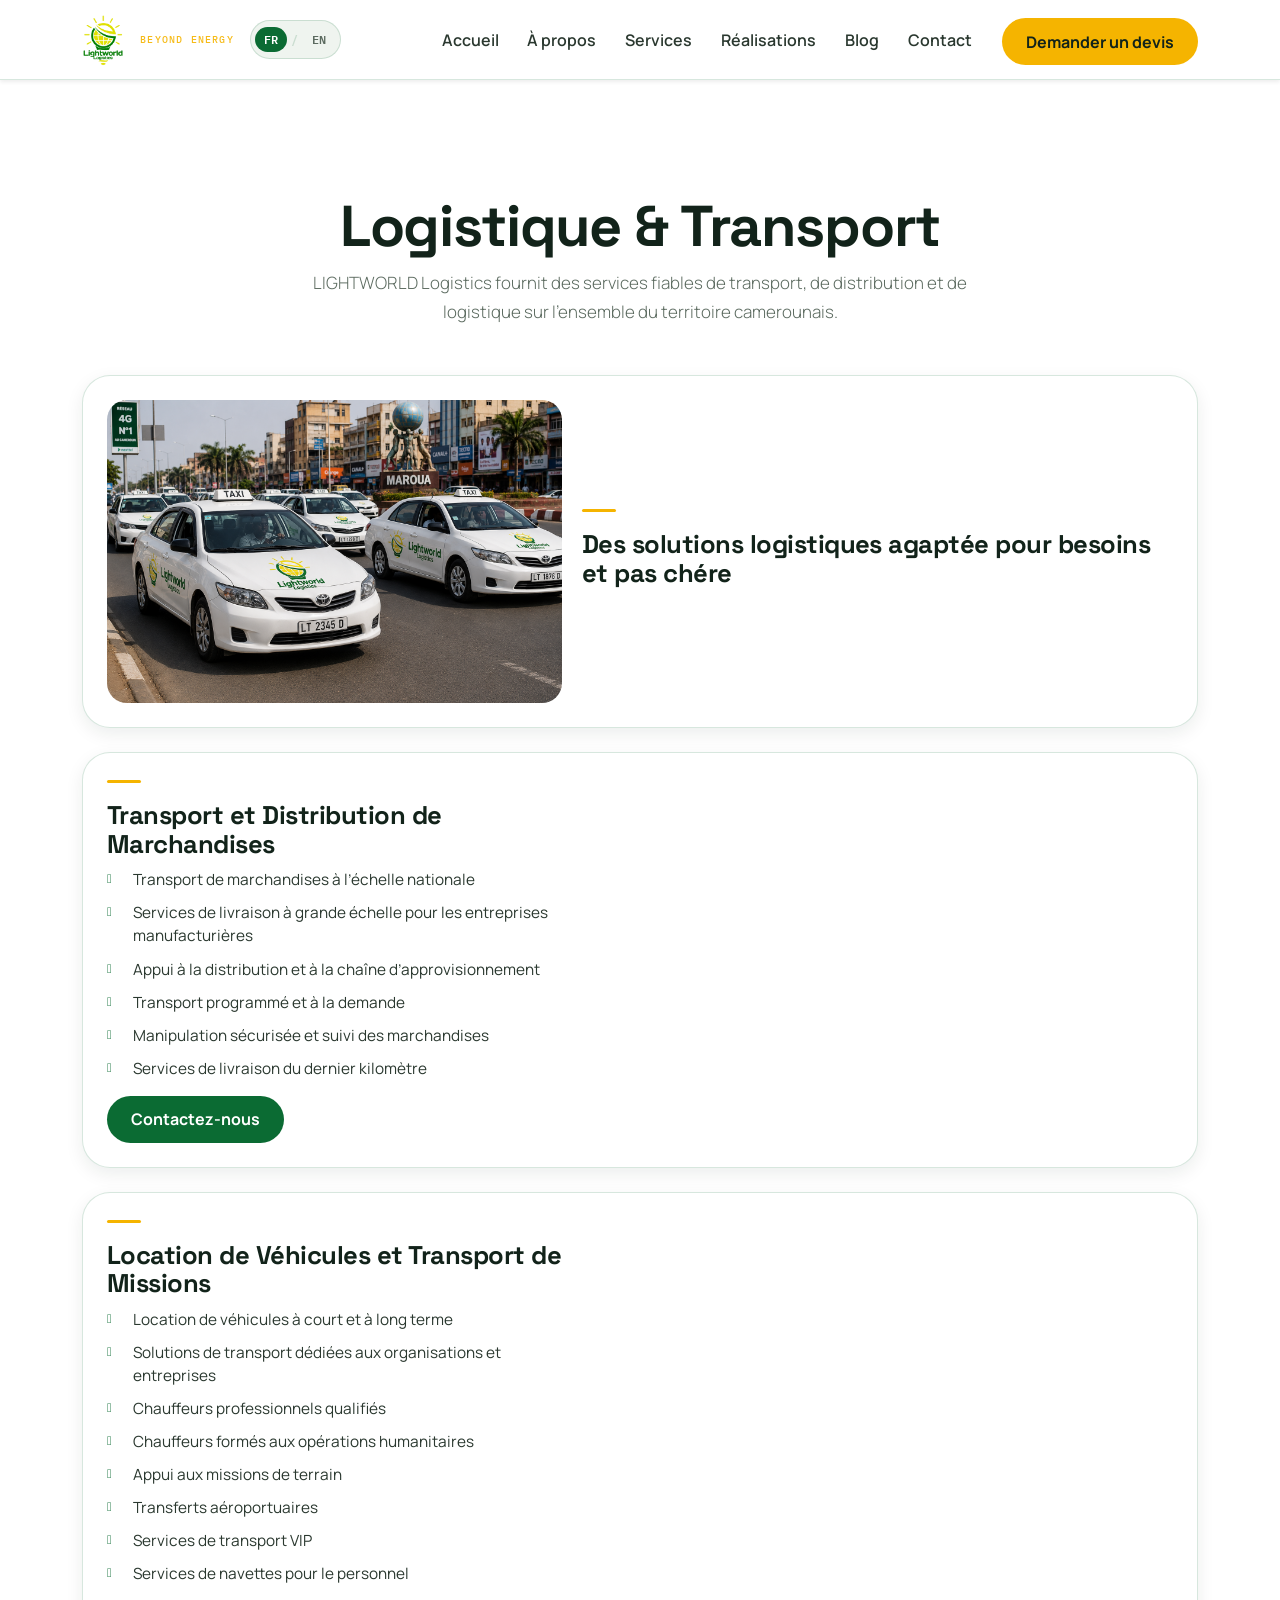
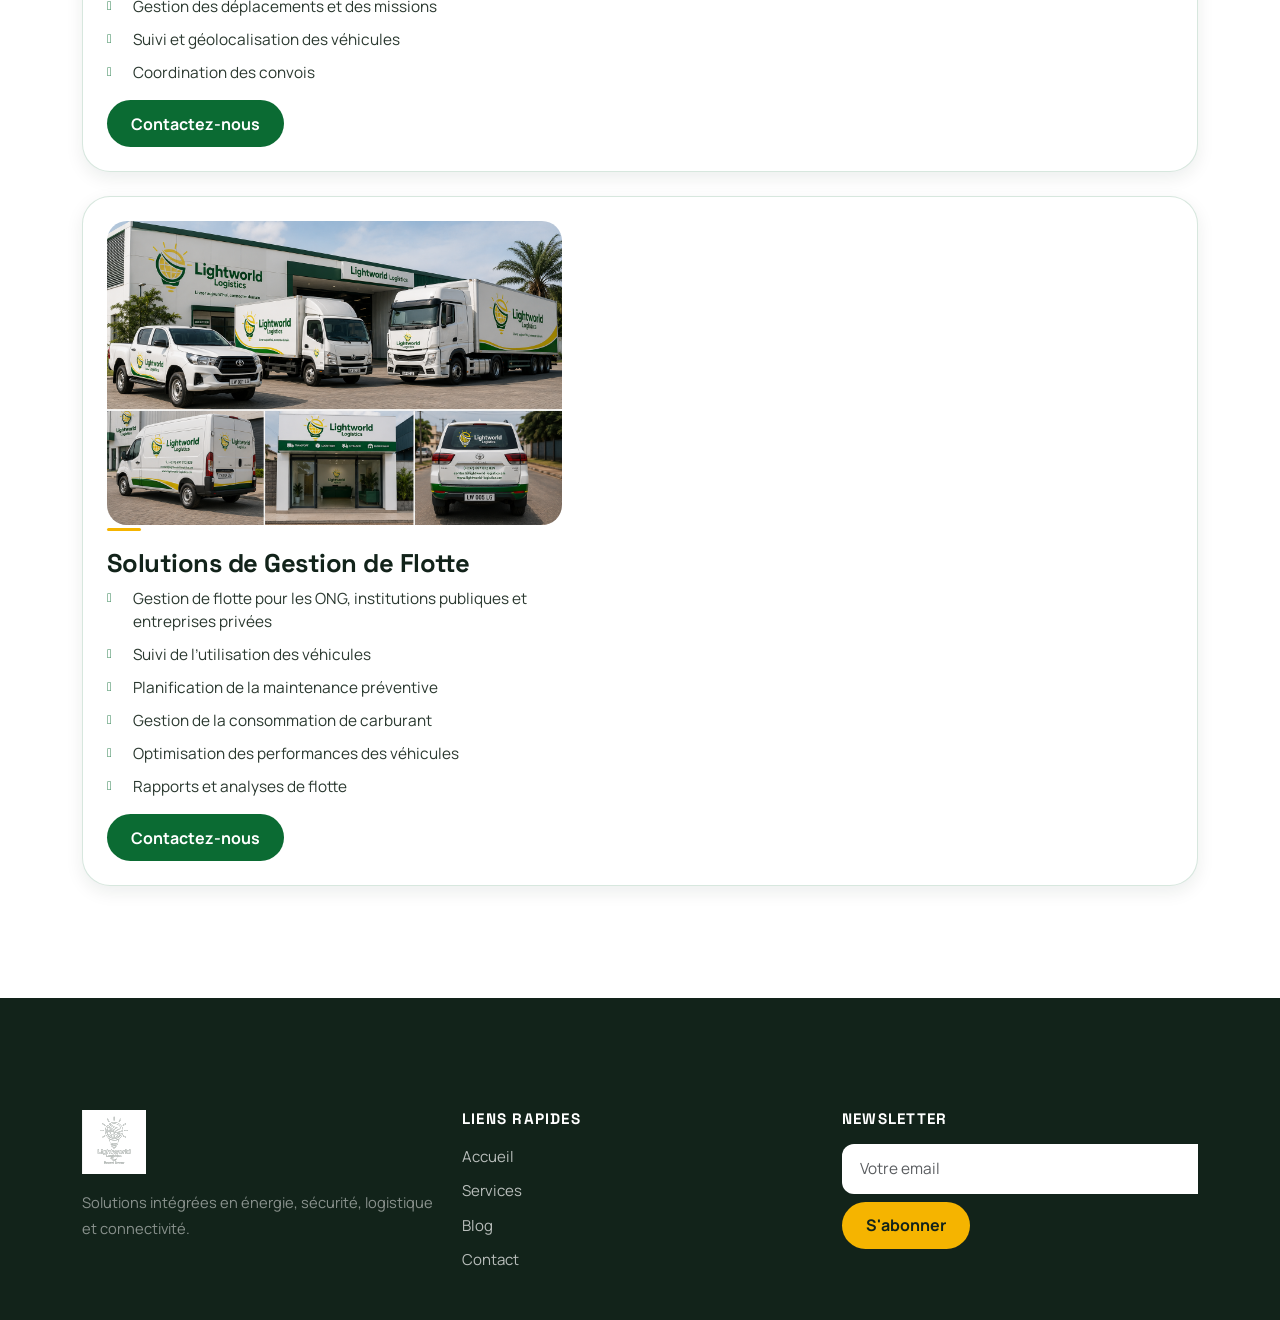
<file: logistique-transport.html>
<!DOCTYPE html>

<html lang="fr">
<head>
<meta charset="utf-8"/>
<meta content="width=device-width, initial-scale=1" name="viewport"/>
<title data-i18n-title="logistique_transport_0_title">Logistique &amp; Transport - LIGHTWORLD Logistics</title>
<link href="https://cdn.jsdelivr.net/npm/bootstrap@5.3.3/dist/css/bootstrap.min.css" rel="stylesheet"/>
<link href="style.css" rel="stylesheet"/>
</head>
<body class="secondary-page">
<!-- NAVBAR PRINCIPAL - MODIFIABLE -->
<nav class="navbar navbar-expand-lg navbar-light bg-white shadow-sm">
<div class="container">
<img alt="logo" src="image/logo2.png"/>
<a class="navbar-brand fw-bold text-success" href="index.html"><span class="brand-subtitle" data-i18n="logistique_transport_2">Beyond Energy</span></a>
<button type="button" class="lang-toggle" id="langToggle" aria-label="Changer de langue / Switch language"><span class="lang-fr is-active">FR</span><span class="lang-sep">/</span><span class="lang-en">EN</span></button>
      <button class="navbar-toggler" data-bs-target="#menu" data-bs-toggle="collapse" type="button">
<span class="navbar-toggler-icon"></span>
</button>
<div class="collapse navbar-collapse" id="menu">
<ul class="navbar-nav ms-auto">
<li class="nav-item"><a class="nav-link" data-i18n="logistique_transport_3" href="index.html#hero">Accueil</a></li>
<li class="nav-item"><a class="nav-link" data-i18n="logistique_transport_4" href="index.html#about">À propos</a></li>
<li class="nav-item"><a class="nav-link" data-i18n="logistique_transport_5" href="index.html#services">Services</a></li>
<li class="nav-item"><a class="nav-link" data-i18n="logistique_transport_6" href="realisations.html">Réalisations</a></li>
<li class="nav-item"><a class="nav-link" data-i18n="logistique_transport_7" href="index.html#news">Blog</a></li>
<li class="nav-item"><a class="nav-link" data-i18n="logistique_transport_8" href="contact.html">Contact</a></li>
</ul>
<a class="btn btn-warning ms-3" data-i18n="logistique_transport_9" href="https://wa.me/237696362393" rel="noreferrer" target="_blank">Demander un devis</a>
</div>
</div>
</nav>
<!-- /NAVBAR PRINCIPAL - MODIFIABLE -->
<main class="container py-5">
<section class="page-intro text-center mb-5">
<h1 class="page-heading display-4 fw-bold" data-i18n="logistique_transport_10">Logistique &amp; Transport</h1>
<p class="lead" data-i18n="logistique_transport_11">LIGHTWORLD Logistics fournit des services fiables de transport, de distribution et de
                logistique sur l’ensemble du territoire camerounais.</p>
</section>
<div class="page-zone-grid">
<article class="page-zone">
<div class="page-zone-media">
<img alt="Transport" class="img-fluid" src="image/logistics/1.png"/>
</div>
<div class="page-zone-body">
<span class="zone-badge"></span>
<h3 data-i18n="logistique_transport_12">Des solutions logistiques agaptée pour besoins et pas chére </h3>
<!--<p>Ajoutez ici une photo du réseau de transport, du dépôt ou du convoyage.</p>-->
</div>
</article>
<article class="page-zone">
<div class="page-zone-body">
<span class="zone-badge"></span>
<h3 data-i18n="logistique_transport_13">Transport et Distribution de Marchandises</h3>
<ul class="page-zone-list">
<li data-i18n="logistique_transport_14">Transport de marchandises à l’échelle nationale</li>
<li data-i18n="logistique_transport_15">Services de livraison à grande échelle pour les entreprises manufacturières</li>
<li data-i18n="logistique_transport_16">Appui à la distribution et à la chaîne d’approvisionnement</li>
<li data-i18n="logistique_transport_17">Transport programmé et à la demande</li>
<li data-i18n="logistique_transport_18">Manipulation sécurisée et suivi des marchandises</li>
<li data-i18n="logistique_transport_19">Services de livraison du dernier kilomètre</li>
</ul>
<a class="btn btn-success mt-3" data-i18n="logistique_transport_20" href="contact.html">Contactez-nous</a>
</div>
</article>
<article class="page-zone">
<div class="page-zone-body">
<span class="zone-badge"></span>
<h3 data-i18n="logistique_transport_21">Location de Véhicules et Transport de Missions</h3>
<ul class="page-zone-list">
<li data-i18n="logistique_transport_22">Location de véhicules à court et à long terme</li>
<li data-i18n="logistique_transport_23">Solutions de transport dédiées aux organisations et entreprises</li>
<li data-i18n="logistique_transport_24">Chauffeurs professionnels qualifiés</li>
<li data-i18n="logistique_transport_25">Chauffeurs formés aux opérations humanitaires</li>
<li data-i18n="logistique_transport_26">Appui aux missions de terrain</li>
<li data-i18n="logistique_transport_27">Transferts aéroportuaires</li>
<li data-i18n="logistique_transport_28">Services de transport VIP</li>
<li data-i18n="logistique_transport_29">Services de navettes pour le personnel</li>
<li data-i18n="logistique_transport_30">Gestion des déplacements et des missions</li>
<li data-i18n="logistique_transport_31">Suivi et géolocalisation des véhicules</li>
<li data-i18n="logistique_transport_32">Coordination des convois</li>
</ul>
<a class="btn btn-success mt-3" data-i18n="logistique_transport_33" href="contact.html">Contactez-nous</a>
</div>
</article>
<article class="page-zone">
<div class="page-zone-body">
<div class="page-zone-media">
<img alt="Transport" class="img-fluid" src="image/logistics/2.png"/>
</div>
<span class="zone-badge"></span>
<h3 data-i18n="logistique_transport_34">Solutions de Gestion de Flotte</h3>
<ul class="page-zone-list">
<li data-i18n="logistique_transport_35">Gestion de flotte pour les ONG, institutions publiques et entreprises privées</li>
<li data-i18n="logistique_transport_36">Suivi de l’utilisation des véhicules</li>
<li data-i18n="logistique_transport_37">Planification de la maintenance préventive</li>
<li data-i18n="logistique_transport_38">Gestion de la consommation de carburant</li>
<li data-i18n="logistique_transport_39">Optimisation des performances des véhicules</li>
<li data-i18n="logistique_transport_40">Rapports et analyses de flotte</li>
</ul>
<a class="btn btn-success mt-3" data-i18n="logistique_transport_41" href="contact.html">Contactez-nous</a>
</div>
</article>
</div>
</main>
<!-- FOOTER PRINCIPAL - MODIFIABLE -->
<footer class="secondary-footer bg-dark text-white py-5">
<div class="container">
<div class="row gy-4">
<div class="col-lg-4">
<img alt="Logo" class="img-fluid footer-logo" src="image/moi 1.svg"/>
<p class="mt-3 text-white-50" data-i18n="logistique_transport_42">Solutions intégrées en énergie, sécurité, logistique et connectivité.
                    </p>
</div>
<div class="col-lg-4">
<h5 data-i18n="logistique_transport_43">Liens Rapides</h5>
<ul class="list-unstyled">
<li><a class="text-white" data-i18n="logistique_transport_44" href="index.html#hero">Accueil</a></li>
<li><a class="text-white" data-i18n="logistique_transport_45" href="index.html#services">Services</a></li>
<li><a class="text-white" data-i18n="logistique_transport_46" href="index.html#news">Blog</a></li>
<li><a class="text-white" data-i18n="logistique_transport_47" href="contact.html">Contact</a></li>
</ul>
</div>
<div class="col-lg-4">
<h5 data-i18n="logistique_transport_48">Newsletter</h5>
<form>
<input class="form-control mb-2" placeholder="Votre email" type="email"/>
<button class="btn btn-warning" data-i18n="logistique_transport_49">S'abonner</button>
</form>
</div>
</div>
</div>
</footer>
<!-- /FOOTER PRINCIPAL - MODIFIABLE -->
<script src="https://cdn.jsdelivr.net/npm/bootstrap@5.3.3/dist/js/bootstrap.bundle.min.js"></script>
<script src="i18n-data.js"></script>
    <script src="script.js"></script>
</body>
</html>
</file>
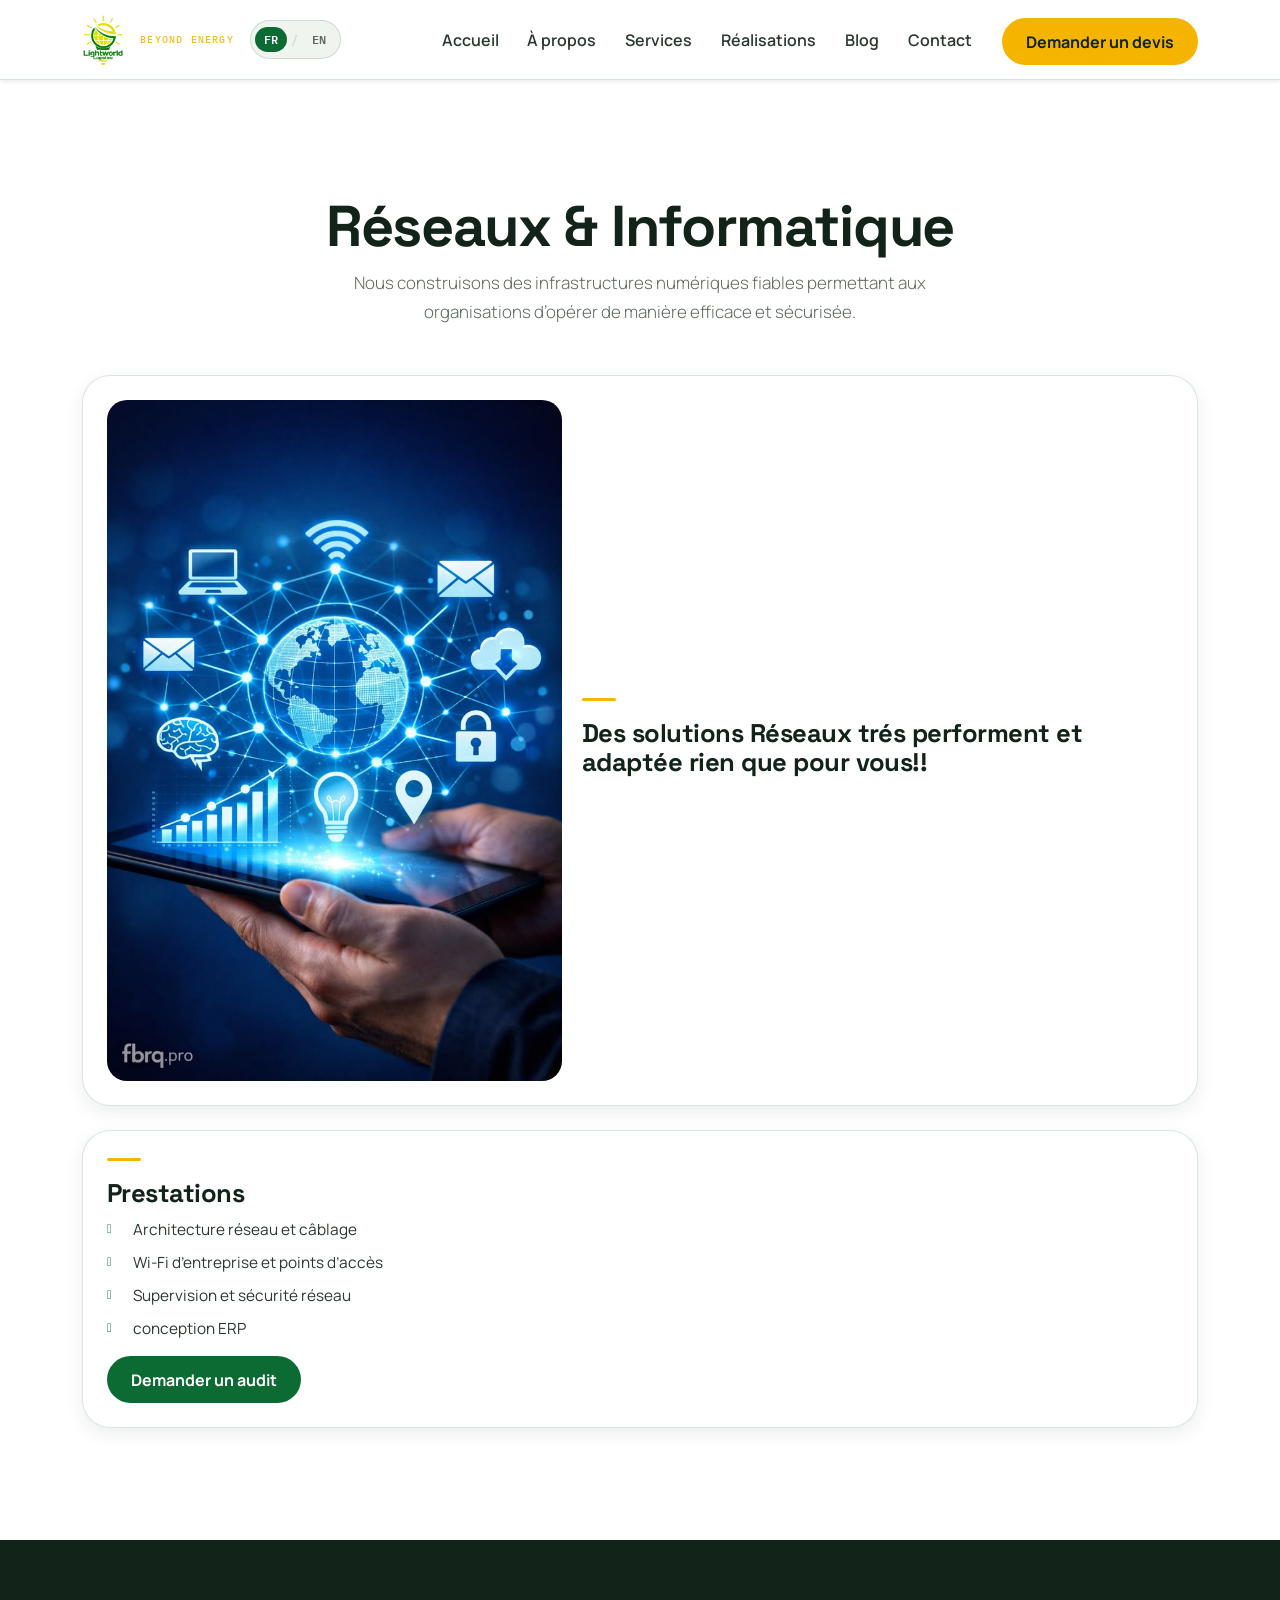
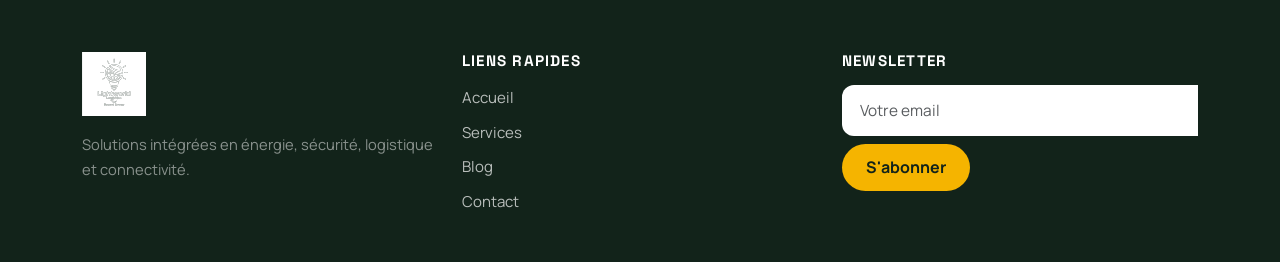
<file: reseaux-informatique.html>
<!DOCTYPE html>

<html lang="fr">
<head>
<meta charset="utf-8"/>
<meta content="width=device-width, initial-scale=1" name="viewport"/>
<title data-i18n-title="reseaux_informatique_0_title">Réseaux &amp; Informatique - LIGHTWORLD Logistics</title>
<link href="https://cdn.jsdelivr.net/npm/bootstrap@5.3.3/dist/css/bootstrap.min.css" rel="stylesheet"/>
<link href="style.css" rel="stylesheet"/>
</head>
<body class="secondary-page">
<!-- NAVBAR PRINCIPAL - MODIFIABLE -->
<nav class="navbar navbar-expand-lg navbar-light bg-white shadow-sm">
<div class="container">
<img alt="logo" src="image/logo2.png"/>
<a class="navbar-brand fw-bold text-success" href="index.html"><span class="brand-subtitle" data-i18n="reseaux_informatique_2">Beyond Energy</span></a>
<button type="button" class="lang-toggle" id="langToggle" aria-label="Changer de langue / Switch language"><span class="lang-fr is-active">FR</span><span class="lang-sep">/</span><span class="lang-en">EN</span></button>
      <button class="navbar-toggler" data-bs-target="#menu" data-bs-toggle="collapse" type="button">
<span class="navbar-toggler-icon"></span>
</button>
<div class="collapse navbar-collapse" id="menu">
<ul class="navbar-nav ms-auto">
<li class="nav-item"><a class="nav-link" data-i18n="reseaux_informatique_3" href="index.html#hero">Accueil</a></li>
<li class="nav-item"><a class="nav-link" data-i18n="reseaux_informatique_4" href="index.html#about">À propos</a></li>
<li class="nav-item"><a class="nav-link" data-i18n="reseaux_informatique_5" href="index.html#services">Services</a></li>
<li class="nav-item"><a class="nav-link" data-i18n="reseaux_informatique_6" href="realisations.html">Réalisations</a></li>
<li class="nav-item"><a class="nav-link" data-i18n="reseaux_informatique_7" href="index.html#news">Blog</a></li>
<li class="nav-item"><a class="nav-link" data-i18n="reseaux_informatique_8" href="contact.html">Contact</a></li>
</ul>
<a class="btn btn-warning ms-3" data-i18n="reseaux_informatique_9" href="https://wa.me/237696362393" rel="noreferrer" target="_blank">Demander un devis</a>
</div>
</div>
</nav>
<!-- /NAVBAR PRINCIPAL - MODIFIABLE -->
<main class="container py-5">
<section class="page-intro text-center mb-5">
<h1 class="page-heading display-4 fw-bold" data-i18n="reseaux_informatique_10">Réseaux &amp; Informatique</h1>
<p class="lead" data-i18n="reseaux_informatique_11">Nous construisons des infrastructures numériques fiables permettant aux organisations
                d’opérer de manière efficace et sécurisée.</p>
</section>
<div class="page-zone-grid">
<article class="page-zone">
<div class="page-zone-media">
<img alt="Réseaux" class="img-fluid" src="image/reseau/1.jpg"/>
</div>
<div class="page-zone-body">
<span class="zone-badge"></span>
<h3 data-i18n="reseaux_informatique_12">Des solutions Réseaux trés performent et adaptée rien que pour vous!!</h3>
<!--<p>Ajoutez ici une photo du câblage, du tableau de brassage ou du poste de supervision.</p>-->
</div>
</article>
<article class="page-zone">
<div class="page-zone-body">
<span class="zone-badge"></span>
<h3 data-i18n="reseaux_informatique_13">Prestations</h3>
<ul class="page-zone-list">
<li data-i18n="reseaux_informatique_14">Architecture réseau et câblage</li>
<li data-i18n="reseaux_informatique_15">Wi‑Fi d’entreprise et points d’accès</li>
<li data-i18n="reseaux_informatique_16">Supervision et sécurité réseau</li>
<li data-i18n="reseaux_informatique_17">conception ERP </li>
</ul>
<a class="btn btn-success mt-3" data-i18n="reseaux_informatique_18" href="contact.html">Demander un audit</a>
</div>
</article>
<!--<article class="page-zone">
                <div class="page-zone-body">
                    <span class="zone-badge">Zone description 2</span>
                    <h3>Cadre de déploiement</h3>
                    <p>Insérez ici les objectifs de disponibilité, les contraintes techniques ou les résultats attendus.
                    </p>
                </div>
            </article>
            <article class="page-zone">
                <div class="page-zone-media">
                    <img src="img2/IMG-20260627-WA0026.jpg" alt="Maintenance réseau" class="img-fluid">
                </div>
                <div class="page-zone-body">
                    <span class="zone-badge">Zone photo 2</span>
                    <h3>Photo de suivi</h3>
                    <p>Remplacez cette zone par une image plus représentative du projet.</p>
                </div>
            </article>-->
</div>
</main>
<!-- FOOTER PRINCIPAL - MODIFIABLE -->
<footer class="secondary-footer bg-dark text-white py-5">
<div class="container">
<div class="row gy-4">
<div class="col-lg-4">
<img alt="Logo" class="img-fluid footer-logo" src="image/moi 1.svg"/>
<p class="mt-3 text-white-50" data-i18n="reseaux_informatique_19">Solutions intégrées en énergie, sécurité, logistique et connectivité.
                    </p>
</div>
<div class="col-lg-4">
<h5 data-i18n="reseaux_informatique_20">Liens Rapides</h5>
<ul class="list-unstyled">
<li><a class="text-white" data-i18n="reseaux_informatique_21" href="index.html#hero">Accueil</a></li>
<li><a class="text-white" data-i18n="reseaux_informatique_22" href="index.html#services">Services</a></li>
<li><a class="text-white" data-i18n="reseaux_informatique_23" href="index.html#news">Blog</a></li>
<li><a class="text-white" data-i18n="reseaux_informatique_24" href="contact.html">Contact</a></li>
</ul>
</div>
<div class="col-lg-4">
<h5 data-i18n="reseaux_informatique_25">Newsletter</h5>
<form>
<input class="form-control mb-2" placeholder="Votre email" type="email"/>
<button class="btn btn-warning" data-i18n="reseaux_informatique_26">S'abonner</button>
</form>
</div>
</div>
</div>
</footer>
<!-- /FOOTER PRINCIPAL - MODIFIABLE -->
<script src="https://cdn.jsdelivr.net/npm/bootstrap@5.3.3/dist/js/bootstrap.bundle.min.js"></script>
<script src="i18n-data.js"></script>
    <script src="script.js"></script>
</body>
</html>
</file>
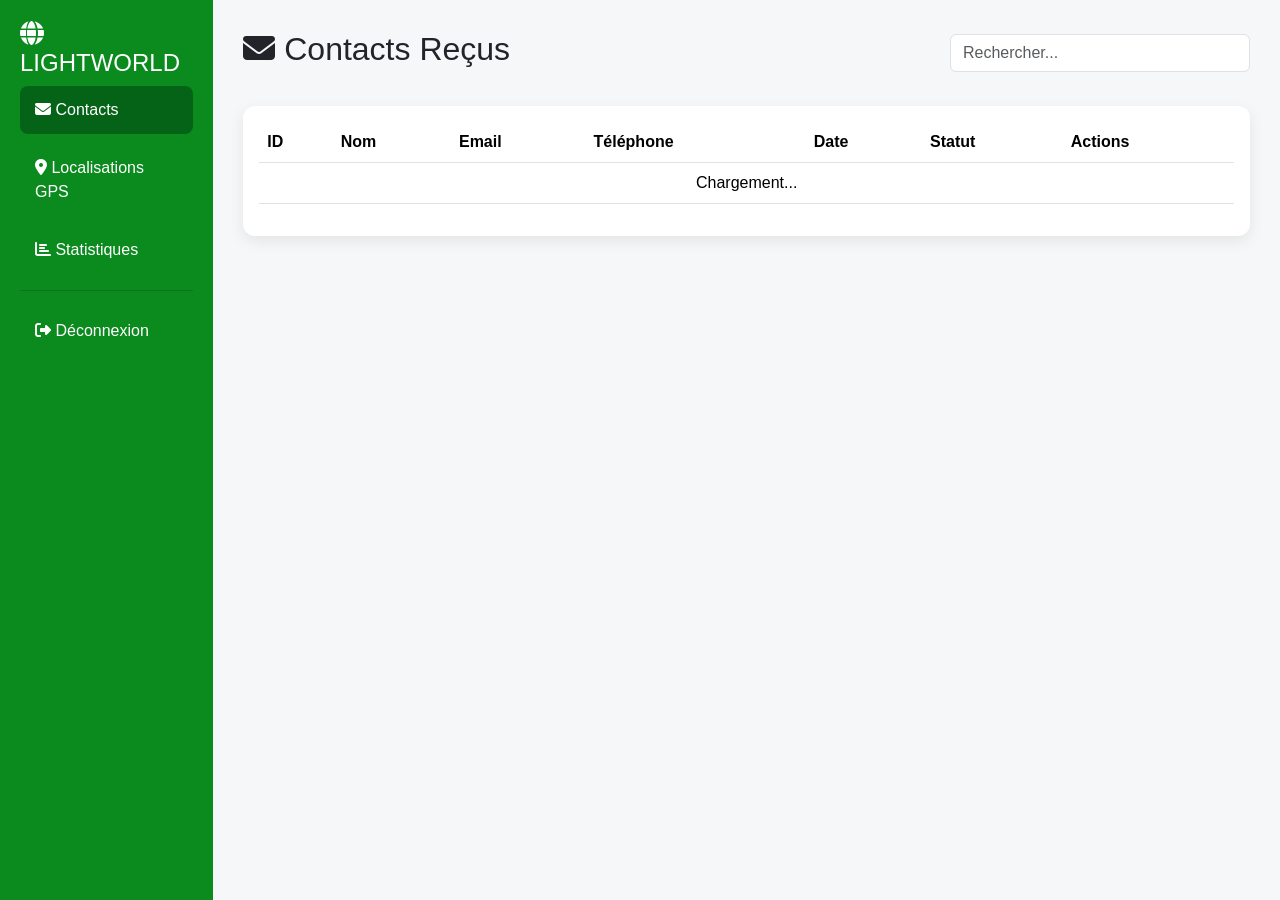
<file: backend/admin.html>
<!DOCTYPE html>
<html lang="fr">

<head>
    <meta charset="UTF-8">
    <meta name="viewport" content="width=device-width, initial-scale=1.0">
    <title>Admin - Lightworld Logistics</title>
    <link href="https://cdnjs.cloudflare.com/ajax/libs/bootstrap/5.3.0/css/bootstrap.min.css" rel="stylesheet">
    <link href="https://cdnjs.cloudflare.com/ajax/libs/font-awesome/6.4.0/css/all.min.css" rel="stylesheet">
    <style>
        :root {
            --green: #0B8A1E;
            --dark-green: #056318;
            --yellow: #F2E600;
            --gray: #f5f7f8;
        }

        body {
            background-color: var(--gray);
            font-family: 'Poppins', sans-serif;
        }

        .sidebar {
            background-color: var(--green);
            min-height: 100vh;
            padding: 20px;
        }

        .sidebar a {
            color: white;
            text-decoration: none;
            padding: 12px 15px;
            display: block;
            border-radius: 8px;
            margin-bottom: 10px;
            transition: all 0.3s;
        }

        .sidebar a:hover,
        .sidebar a.active {
            background-color: var(--dark-green);
        }

        .main-content {
            padding: 30px;
        }

        .card {
            border: none;
            box-shadow: 0 5px 15px rgba(0, 0, 0, .08);
            border-radius: 12px;
            margin-bottom: 20px;
        }

        .btn-primary {
            background-color: var(--green);
            border-color: var(--green);
        }

        .btn-primary:hover {
            background-color: var(--dark-green);
            border-color: var(--dark-green);
        }

        .status-badge {
            display: inline-block;
            padding: 5px 12px;
            border-radius: 20px;
            font-size: 0.85rem;
        }

        .status-nouveau {
            background-color: #ffc107;
            color: #000;
        }

        .status-en_cours {
            background-color: #17a2b8;
            color: #fff;
        }

        .status-repondu {
            background-color: #28a745;
            color: #fff;
        }

        .status-archive {
            background-color: #6c757d;
            color: #fff;
        }

        .table {
            background-color: white;
        }

        .table thead {
            background-color: var(--gray);
        }

        .header {
            display: flex;
            justify-content: space-between;
            align-items: center;
            margin-bottom: 30px;
        }

        .search-box {
            width: 300px;
        }

        .stats-grid {
            display: grid;
            grid-template-columns: repeat(auto-fit, minmax(250px, 1fr));
            gap: 20px;
            margin-bottom: 30px;
        }

        .stat-card {
            background: white;
            padding: 20px;
            border-radius: 12px;
            text-align: center;
            box-shadow: 0 5px 15px rgba(0, 0, 0, .08);
        }

        .stat-card h3 {
            color: var(--green);
            font-weight: bold;
            margin: 10px 0 0;
        }

        .stat-card .number {
            font-size: 2.5rem;
            font-weight: bold;
            color: var(--green);
        }

        .map-container {
            position: relative;
            width: 100%;
            height: 400px;
            border-radius: 12px;
            overflow: hidden;
            box-shadow: 0 5px 15px rgba(0, 0, 0, .08);
        }

        .map-container iframe {
            width: 100%;
            height: 100%;
            border: none;
        }
    </style>
</head>

<body>
    <div class="container-fluid">
        <div class="row">
            <!-- Sidebar -->
            <div class="col-md-3 col-lg-2 sidebar">
                <h4 class="text-white mb-30">
                    <i class="fas fa-globe"></i> LIGHTWORLD
                </h4>
                <a href="#contacts" class="active" data-section="contacts">
                    <i class="fas fa-envelope"></i> Contacts
                </a>
                <a href="#locations" data-section="locations">
                    <i class="fas fa-map-marker-alt"></i> Localisations GPS
                </a>
                <a href="#statistiques" data-section="statistiques">
                    <i class="fas fa-chart-bar"></i> Statistiques
                </a>
                <hr class="bg-white">
                <a href="#" onclick="logout()">
                    <i class="fas fa-sign-out-alt"></i> Déconnexion
                </a>
            </div>

            <!-- Main Content -->
            <div class="col-md-9 col-lg-10 main-content">

                <!-- Section Contacts -->
                <div id="contacts-section" class="section-content">
                    <div class="header">
                        <h2><i class="fas fa-envelope"></i> Contacts Reçus</h2>
                        <input type="text" class="form-control search-box" id="search-contacts"
                            placeholder="Rechercher...">
                    </div>

                    <div class="card">
                        <div class="card-body">
                            <div class="table-responsive">
                                <table class="table table-hover" id="contacts-table">
                                    <thead>
                                        <tr>
                                            <th>ID</th>
                                            <th>Nom</th>
                                            <th>Email</th>
                                            <th>Téléphone</th>
                                            <th>Date</th>
                                            <th>Statut</th>
                                            <th>Actions</th>
                                        </tr>
                                    </thead>
                                    <tbody id="contacts-tbody">
                                        <tr>
                                            <td colspan="7" class="text-center">Chargement...</td>
                                        </tr>
                                    </tbody>
                                </table>
                            </div>
                        </div>
                    </div>
                </div>

                <!-- Section Localisations GPS -->
                <div id="locations-section" class="section-content" style="display: none;">
                    <div class="header">
                        <h2><i class="fas fa-map-marker-alt"></i> Localisations GPS</h2>
                    </div>

                    <div class="row">
                        <div class="col-md-4">
                            <div class="card">
                                <div class="card-body">
                                    <h5>Total de localisations</h5>
                                    <div class="display-4" id="total-locations">0</div>
                                </div>
                            </div>
                        </div>
                    </div>

                    <div class="card">
                        <div class="card-header">
                            <h5>Carte des Localisations</h5>
                        </div>
                        <div class="card-body">
                            <div class="map-container">
                                <iframe
                                    src="https://maps.google.com/maps?q=3.8480,11.5021&t=&z=13&ie=UTF8&iwloc=&output=embed"></iframe>
                            </div>
                        </div>
                    </div>

                    <div class="card">
                        <div class="card-header">
                            <h5>Dernières Localisations</h5>
                        </div>
                        <div class="card-body">
                            <div class="table-responsive">
                                <table class="table table-hover">
                                    <thead>
                                        <tr>
                                            <th>ID</th>
                                            <th>Latitude</th>
                                            <th>Longitude</th>
                                            <th>Précision</th>
                                            <th>Date</th>
                                            <th>IP</th>
                                        </tr>
                                    </thead>
                                    <tbody id="locations-tbody">
                                        <tr>
                                            <td colspan="6" class="text-center">Chargement...</td>
                                        </tr>
                                    </tbody>
                                </table>
                            </div>
                        </div>
                    </div>
                </div>

                <!-- Section Statistiques -->
                <div id="statistiques-section" class="section-content" style="display: none;">
                    <h2><i class="fas fa-chart-bar"></i> Statistiques</h2>

                    <div class="stats-grid">
                        <div class="stat-card">
                            <i class="fas fa-envelope" style="font-size: 2rem; color: var(--green);"></i>
                            <div class="number" id="stat-total-contacts">0</div>
                            <h3>Contacts</h3>
                        </div>
                        <div class="stat-card">
                            <i class="fas fa-map-marker-alt" style="font-size: 2rem; color: var(--green);"></i>
                            <div class="number" id="stat-total-locations">0</div>
                            <h3>Localisations</h3>
                        </div>
                        <div class="stat-card">
                            <i class="fas fa-check-circle" style="font-size: 2rem; color: #28a745;"></i>
                            <div class="number" id="stat-contacts-repondus">0</div>
                            <h3>Répondus</h3>
                        </div>
                    </div>
                </div>

            </div>
        </div>
    </div>

    <script src="https://cdnjs.cloudflare.com/ajax/libs/bootstrap/5.3.0/js/bootstrap.bundle.min.js"></script>
    <script>
        // Charger les contacts au démarrage
        loadContacts();
        loadLocations();
        loadStatistics();

        // Navigation des sections
        document.querySelectorAll('.sidebar a[data-section]').forEach(link => {
            link.addEventListener('click', function (e) {
                e.preventDefault();
                const section = this.dataset.section;

                // Cacher toutes les sections
                document.querySelectorAll('.section-content').forEach(s => {
                    s.style.display = 'none';
                });

                // Afficher la section sélectionnée
                document.getElementById(section + '-section').style.display = 'block';

                // Mettre à jour le lien actif
                document.querySelectorAll('.sidebar a').forEach(a => a.classList.remove('active'));
                this.classList.add('active');
            });
        });

        // Charger les contacts
        function loadContacts() {
            fetch('../backend/get_contacts.php')
                .then(response => response.json())
                .then(data => {
                    const tbody = document.getElementById('contacts-tbody');
                    tbody.innerHTML = '';

                    if (data.data && data.data.length > 0) {
                        data.data.forEach(contact => {
                            const row = document.createElement('tr');
                            const date = new Date(contact.date_contact).toLocaleDateString('fr-FR');
                            row.innerHTML = `
                                <td>${contact.id}</td>
                                <td>${contact.nom}</td>
                                <td>${contact.email}</td>
                                <td>${contact.telephone}</td>
                                <td>${date}</td>
                                <td><span class="status-badge status-${contact.statut}">${contact.statut}</span></td>
                                <td>
                                    <button class="btn btn-sm btn-outline-primary" onclick="viewContact(${contact.id})">
                                        <i class="fas fa-eye"></i>
                                    </button>
                                </td>
                            `;
                            tbody.appendChild(row);
                        });
                    } else {
                        tbody.innerHTML = '<tr><td colspan="7" class="text-center">Aucun contact</td></tr>';
                    }
                })
                .catch(error => console.error('Erreur:', error));
        }

        // Charger les localisations
        function loadLocations() {
            fetch('../backend/get_locations.php')
                .then(response => response.json())
                .then(data => {
                    const tbody = document.getElementById('locations-tbody');
                    tbody.innerHTML = '';

                    document.getElementById('total-locations').textContent = data.count || 0;

                    if (data.data && data.data.length > 0) {
                        data.data.forEach(loc => {
                            const row = document.createElement('tr');
                            const date = new Date(loc.timestamp).toLocaleDateString('fr-FR');
                            row.innerHTML = `
                                <td>${loc.id}</td>
                                <td>${parseFloat(loc.latitude).toFixed(6)}</td>
                                <td>${parseFloat(loc.longitude).toFixed(6)}</td>
                                <td>${parseFloat(loc.accuracy).toFixed(1)}m</td>
                                <td>${date}</td>
                                <td>${loc.ip_address}</td>
                            `;
                            tbody.appendChild(row);
                        });
                    } else {
                        tbody.innerHTML = '<tr><td colspan="6" class="text-center">Aucune localisation</td></tr>';
                    }
                })
                .catch(error => console.error('Erreur:', error));
        }

        // Charger les statistiques
        function loadStatistics() {
            fetch('../backend/get_contacts.php')
                .then(response => response.json())
                .then(data => {
                    document.getElementById('stat-total-contacts').textContent = data.count || 0;

                    const repondus = data.data ? data.data.filter(c => c.statut === 'répondu').length : 0;
                    document.getElementById('stat-contacts-repondus').textContent = repondus;
                })
                .catch(error => console.error('Erreur:', error));

            fetch('../backend/get_locations.php')
                .then(response => response.json())
                .then(data => {
                    document.getElementById('stat-total-locations').textContent = data.count || 0;
                })
                .catch(error => console.error('Erreur:', error));
        }

        // Voir le détail d'un contact
        function viewContact(id) {
            alert('Détail du contact #' + id);
        }

        // Déconnexion
        function logout() {
            if (confirm('Êtes-vous sûr?')) {
                location.href = '../index.html';
            }
        }

        // Recherche en temps réel
        document.getElementById('search-contacts').addEventListener('keyup', function (e) {
            const searchTerm = e.target.value.toLowerCase();
            document.querySelectorAll('#contacts-tbody tr').forEach(row => {
                const text = row.textContent.toLowerCase();
                row.style.display = text.includes(searchTerm) ? '' : 'none';
            });
        });
    </script>
</body>

</html>
</file>
<file: style.css>
/* ============================================================
   LIGHTWORLD LOGISTICS — Design System v2
   Mobile-first. Ancre : énergie solaire, sécurité, réseaux,
   logistique, terre du Sahel (Maroua, Extrême-Nord Cameroun).
   ============================================================ */

@import url('https://fonts.googleapis.com/css2?family=Space+Grotesk:wght@500;600;700&family=Manrope:wght@400;500;600;700;800&family=IBM+Plex+Mono:wght@500;600&display=swap');

:root {
  /* Couleurs de marque */
  --forest: #0B6B33;
  --forest-dark: #0A4D26;
  --forest-light: #16A34A;
  --sun: #F5B400;
  --sun-light: #FFDD66;
  --clay: #C1622E;
  --clay-dark: #9C4C22;

  /* Neutres */
  --ink: #12231A;
  --ink-soft: #2A382F;
  --muted: #5C6B60;
  --sand: #F7F4EA;
  --mist: #EFF4EF;
  --paper: #FFFFFF;
  --line: rgba(11, 107, 51, 0.16);

  /* Typo */
  --font-display: 'Space Grotesk', 'Segoe UI', sans-serif;
  --font-body: 'Manrope', 'Segoe UI', sans-serif;
  --font-mono: 'IBM Plex Mono', 'Courier New', monospace;

  /* Rythme */
  --radius-sm: 12px;
  --radius-md: 20px;
  --radius-lg: 28px;
  --shadow-sm: 0 6px 18px rgba(18, 35, 26, 0.08);
  --shadow-md: 0 18px 44px rgba(18, 35, 26, 0.12);
  --shadow-lg: 0 28px 70px rgba(18, 35, 26, 0.16);
  --section-y: clamp(56px, 9vw, 112px);
}

/* ============================================================
   RESET
   ============================================================ */
* { box-sizing: border-box; }

html { scroll-behavior: smooth; scroll-padding-top: 84px; }

body {
  font-family: var(--font-body);
  color: var(--ink);
  background: var(--paper);
  -webkit-font-smoothing: antialiased;
  overflow-x: hidden;
}

h1, h2, h3, h4, h5, h6 {
  font-family: var(--font-display);
  color: var(--ink);
  font-weight: 700;
  letter-spacing: -0.02em;
  line-height: 1.12;
}

p { color: var(--muted); line-height: 1.7; }

a { text-decoration: none; }

img { max-width: 100%; display: block; }

:focus-visible {
  outline: 3px solid var(--sun);
  outline-offset: 3px;
  border-radius: 4px;
}

::selection { background: var(--sun-light); color: var(--ink); }

/* Fluid heading scale */
h1, .display-4 { font-size: clamp(2.1rem, 5vw + 0.6rem, 3.6rem) !important; }
h2 { font-size: clamp(1.6rem, 3vw + 0.6rem, 2.4rem); }
h3 { font-size: clamp(1.25rem, 1.6vw + 0.7rem, 1.6rem); }

/* ============================================================
   UTILITAIRES
   ============================================================ */
.section-label,
.eyebrow {
  display: inline-flex;
  align-items: center;
  gap: 8px;
  font-family: var(--font-mono);
  font-size: 0.74rem;
  font-weight: 600;
  letter-spacing: 0.14em;
  text-transform: uppercase;
  color: var(--forest);
  margin-bottom: 12px;
}

.section-label::before,
.eyebrow::before {
  content: "";
  width: 22px;
  height: 2px;
  background: var(--sun);
  display: inline-block;
}

section { scroll-margin-top: 84px; }

/* Boutons */
.btn {
  font-family: var(--font-body);
  font-weight: 700;
  border-radius: 999px;
  padding: 0.72rem 1.5rem;
  border: none;
  transition: transform 0.2s ease, box-shadow 0.2s ease, background 0.2s ease;
}

.btn-success {
  background: var(--forest);
  border-color: var(--forest);
}
.btn-success:hover, .btn-success:focus {
  background: var(--forest-dark);
  border-color: var(--forest-dark);
  transform: translateY(-2px);
  box-shadow: var(--shadow-sm);
}

.btn-warning {
  background: var(--sun);
  border-color: var(--sun);
  color: var(--ink) !important;
}
.btn-warning:hover, .btn-warning:focus {
  background: #e0a600;
  border-color: #e0a600;
  transform: translateY(-2px);
  box-shadow: var(--shadow-sm);
  color: var(--ink);
}

.btn-outline-warning {
  color: var(--clay-dark);
  border: 2px solid var(--clay);
  background: transparent;
  padding: calc(0.72rem - 2px) calc(1.5rem - 2px);
}
.btn-outline-warning:hover {
  background: var(--clay);
  border-color: var(--clay);
  color: var(--paper);
  transform: translateY(-2px);
}

.text-success { color: var(--forest) !important; }

/* ============================================================
   NAVBAR
   ============================================================ */
.navbar {
  position: sticky;
  top: 0;
  z-index: 1000;
  padding: 0.85rem 0;
  border-bottom: 1px solid var(--line);
  backdrop-filter: blur(10px);
  background: rgba(255, 255, 255, 0.92) !important;
}

.navbar .container {
  display: flex;
  align-items: center;
  flex-wrap: wrap;
  gap: 0.6rem 1rem;
}

.navbar img[alt="logo"] {
  height: 52px;
  width: auto;
  order: 1;
}

.navbar-brand {
  font-family: var(--font-display);
  color: var(--ink) !important;
  font-size: 1.12rem;
  order: 2;
  margin-right: auto;
  display: flex;
  flex-direction: column;
  line-height: 1.2;
}

.brand-subtitle {
  font-family: var(--font-mono);
  font-size: 0.62rem;
  font-weight: 500;
  letter-spacing: 0.12em;
  text-transform: uppercase;
  color: var(--sun);
  opacity: 0.9;
}

.navbar-toggler {
  order: 4;
  border: 1px solid var(--line);
  border-radius: 10px;
  padding: 0.4rem 0.6rem;
  box-shadow: none !important;
}

.navbar-collapse {
  order: 5;
  flex-basis: 100%;
}

.navbar-collapse.collapsing,
.navbar-collapse.show {
  margin-top: 14px;
  padding: 18px;
  background: var(--paper);
  border: 1px solid var(--line);
  border-radius: var(--radius-md);
  box-shadow: var(--shadow-md);
}

.nav-link {
  font-weight: 600;
  color: var(--ink-soft) !important;
  padding: 0.6rem 0.9rem !important;
  border-radius: 10px;
  transition: background 0.18s ease, color 0.18s ease;
}

.nav-link:hover, .nav-link.active {
  background: var(--mist);
  color: var(--forest) !important;
}

.navbar .btn-warning {
  margin-top: 4px;
  width: 100%;
  text-align: center;
}

/* --- Bouton de bascule de langue FR / EN --- */
.lang-toggle {
  order: 3;
  display: inline-flex;
  align-items: center;
  gap: 4px;
  border: 1px solid var(--line);
  background: var(--mist);
  border-radius: 999px;
  padding: 6px 4px;
  font-family: var(--font-mono);
  font-size: 0.72rem;
  font-weight: 600;
  letter-spacing: 0.03em;
  cursor: pointer;
  flex-shrink: 0;
}

.lang-toggle span {
  padding: 4px 9px;
  border-radius: 999px;
  color: var(--muted);
  transition: background 0.2s ease, color 0.2s ease;
}

.lang-toggle .lang-sep { padding: 0; color: var(--line); }

.lang-toggle span.is-active {
  background: var(--forest);
  color: var(--paper);
}

.lang-toggle:hover { border-color: var(--forest); }

@media (min-width: 992px) {
  .navbar .container { flex-wrap: nowrap; }
  .navbar-collapse { flex-basis: auto; order: 4; }
  .navbar-collapse.collapsing,
  .navbar-collapse.show {
    margin-top: 0;
    padding: 0;
    background: transparent;
    border: none;
    box-shadow: none;
    display: flex !important;
    align-items: center;
  }
  .navbar .btn-warning { width: auto; }
}

/* ============================================================
   HERO
   ============================================================ */
.hero {
  position: relative;
  padding-top: clamp(48px, 8vw, 96px) !important;
  padding-bottom: clamp(48px, 8vw, 96px) !important;
  background:
    radial-gradient(circle at 12px 12px, rgba(11,107,51,0.10) 2px, transparent 2px),
    linear-gradient(180deg, var(--sand) 0%, var(--paper) 100%);
  background-size: 28px 28px, 100% 100%;
  overflow: hidden;
}

.hero::before {
  content: "";
  position: absolute;
  top: -120px;
  right: -140px;
  width: 420px;
  height: 420px;
  border-radius: 50%;
  background: radial-gradient(circle, rgba(245,180,0,0.28) 0%, rgba(245,180,0,0) 70%);
  pointer-events: none;
}

.hero .container { position: relative; z-index: 1; }

.hero h1 {
  max-width: 16ch;
  color: var(--ink);
}

.hero p {
  font-size: 1.08rem;
  max-width: 52ch;
}

.hero-actions {
  display: flex;
  flex-wrap: wrap;
  gap: 14px;
  margin-top: 1.8rem;
}

/* Bandeau de statistiques rapides (ajouté dans le hero) */
.hero-stats {
  display: grid;
  grid-template-columns: repeat(3, 1fr);
  gap: 14px;
  margin-top: 2.6rem;
  max-width: 620px;
}

.hero-stats div {
  border-left: 2px solid var(--sun);
  padding-left: 12px;
}

.hero-stats strong {
  display: block;
  font-family: var(--font-display);
  font-size: clamp(1.3rem, 2vw + 0.6rem, 1.9rem);
  color: var(--ink);
}

.hero-stats span {
  font-family: var(--font-mono);
  font-size: 0.68rem;
  letter-spacing: 0.06em;
  color: var(--muted);
  text-transform: uppercase;
}

/* ============================================================
   ABOUT
   ============================================================ */
.about { background: var(--paper) !important; padding: var(--section-y) 0; }

.about-image img {
  border-radius: var(--radius-lg);
  box-shadow: var(--shadow-lg);
}

.about-text { font-size: 1.02rem; max-width: 56ch; }

.about-list {
  display: grid;
  gap: 18px;
  margin-top: 1.6rem;
}

.about-list > div {
  padding: 16px 18px;
  border-radius: var(--radius-sm);
  background: var(--mist);
  border-left: 3px solid var(--forest);
}

.about-list h5 {
  font-family: var(--font-body);
  font-weight: 800;
  font-size: 1rem;
  margin-bottom: 2px;
  color: var(--ink);
}

.about-list span { font-size: 0.92rem; color: var(--muted); }

.about-stats { margin-top: 2rem !important; }

.stat-card {
  height: 100%;
  padding: 26px 20px;
  border-radius: var(--radius-md);
  background: var(--paper);
  border: 1px solid var(--line);
  box-shadow: var(--shadow-sm);
  transition: transform 0.25s ease, box-shadow 0.25s ease;
}

.stat-card:hover { transform: translateY(-6px); box-shadow: var(--shadow-md); }

.stat-card strong {
  display: block;
  font-family: var(--font-display);
  color: var(--forest);
  font-size: 1.1rem;
  margin-bottom: 8px;
}

.stat-card p { margin: 0; font-size: 0.94rem; }

/* ============================================================
   WHY STRIP
   ============================================================ */
.why-strip {
  background: var(--ink);
  padding: var(--section-y) 0;
  position: relative;
}

.why-strip h2 {
  color: var(--paper);
  text-align: center;
  margin-bottom: 2.4rem;
}

.why-strip-grid {
  display: grid;
  grid-template-columns: repeat(2, 1fr);
  gap: 14px;
}

.strip-card {
  padding: 22px 16px;
  border-radius: var(--radius-md);
  background: rgba(255,255,255,0.05);
  border: 1px solid rgba(255,255,255,0.1);
  text-align: center;
  cursor: default;
}

.strip-icon {
  width: 52px;
  height: 52px;
  margin: 0 auto 14px;
  display: grid;
  place-items: center;
  border-radius: 50%;
  background: rgba(245,180,0,0.14);
  color: var(--sun);
  font-size: 1.25rem;
}

.strip-card p {
  margin: 0;
  color: var(--paper);
  font-weight: 700;
  font-size: 0.92rem;
}

@media (min-width: 576px) {
  .why-strip-grid { grid-template-columns: repeat(3, 1fr); }
}
@media (min-width: 992px) {
  .why-strip-grid { grid-template-columns: repeat(6, 1fr); gap: 18px; }
}

/* ============================================================
   SERVICES — cartes "module solaire" (coin coupé, signature)
   ============================================================ */
.services { padding: var(--section-y) 0; background: var(--paper); }
.services h2, .projects h2 { text-align: center; margin-bottom: 1.6rem; }

.services-grid {
  display: grid;
  grid-template-columns: repeat(auto-fit, minmax(260px, 1fr));
  gap: 22px;
}

/* --- Barre d'outils + navigation du carrousel de services --- */
.services-toolbar {
  display: flex;
  align-items: center;
  justify-content: space-between;
  gap: 16px;
  flex-wrap: wrap;
  margin-bottom: 22px;
}

.services-hint {
  margin: 0;
  font-family: var(--font-mono);
  font-size: 0.8rem;
  letter-spacing: 0.02em;
  color: var(--muted);
}

.carousel-nav { display: flex; gap: 10px; }

.carousel-btn {
  width: 46px;
  height: 46px;
  border-radius: 50%;
  border: 1px solid var(--line);
  background: var(--paper);
  color: var(--forest);
  display: grid;
  place-items: center;
  font-size: 1rem;
  cursor: pointer;
  transition: background 0.2s ease, color 0.2s ease, transform 0.2s ease, box-shadow 0.2s ease;
}

.carousel-btn:hover:not(:disabled) {
  background: var(--forest);
  color: var(--paper);
  border-color: var(--forest);
  transform: translateY(-2px);
  box-shadow: var(--shadow-sm);
}

.carousel-btn:disabled { opacity: 0.35; cursor: not-allowed; }

/* Piste défilante horizontale (Nos Services, page d'accueil) */
.services-track {
  display: flex;
  flex-wrap: nowrap;
  gap: 20px;
  overflow-x: auto;
  scroll-snap-type: x mandatory;
  scroll-padding-left: 2px;
  padding-bottom: 12px;
  -webkit-overflow-scrolling: touch;
  scrollbar-width: thin;
  scrollbar-color: var(--forest) var(--mist);
}

.services-track::-webkit-scrollbar { height: 8px; }
.services-track::-webkit-scrollbar-track { background: var(--mist); border-radius: 8px; }
.services-track::-webkit-scrollbar-thumb { background: var(--forest); border-radius: 8px; }

.services-track .service-card {
  flex: 0 0 clamp(240px, 80vw, 300px);
  scroll-snap-align: start;
}

@media (min-width: 768px) {
  .services-track .service-card { flex-basis: clamp(260px, 31vw, 320px); }
}

.service-card {
  position: relative;
  background: var(--paper);
  border: 1px solid var(--line);
  border-radius: var(--radius-md);
  padding: 28px 24px 24px;
  clip-path: polygon(0 0, calc(100% - 28px) 0, 100% 28px, 100% 100%, 0 100%);
  box-shadow: var(--shadow-sm);
  transition: transform 0.28s ease, box-shadow 0.28s ease, border-color 0.28s ease;
  display: flex;
  flex-direction: column;
}

.service-card::after {
  content: "";
  position: absolute;
  top: 0; right: 0;
  width: 28px; height: 28px;
  background: var(--sun);
  clip-path: polygon(100% 0, 0 0, 100% 100%);
}

.service-card:hover {
  transform: translateY(-8px);
  box-shadow: var(--shadow-lg);
  border-color: var(--forest);
}

.service-card > i {
  font-size: 1.6rem;
  color: var(--forest);
  width: 52px;
  height: 52px;
  display: grid;
  place-items: center;
  border-radius: 14px;
  background: var(--mist);
  margin-bottom: 16px;
}

.service-card h4 {
  font-size: 1.08rem;
  margin-bottom: 6px;
}

.service-card p {
  font-size: 0.92rem;
  margin-bottom: 14px;
}

.service-images {
  border-radius: var(--radius-sm);
  overflow: hidden;
  margin-bottom: 14px;
  aspect-ratio: 16/10;
}

.service-images img {
  width: 100%;
  height: 100%;
  object-fit: cover;
  transition: transform 0.4s ease;
}

.service-card:hover .service-images img { transform: scale(1.06); }

.service-link {
  margin-top: auto;
  font-weight: 700;
  color: var(--forest);
  font-size: 0.92rem;
  transition: gap 0.2s ease, color 0.2s ease;
}

.service-link:hover { color: var(--clay-dark); }

/* ============================================================
   ÉCOSYSTÈME — desktop: orbite / mobile: grille simple
   ============================================================ */
.ecosystem {
  padding: var(--section-y) 0;
  background: var(--mist);
}

.ecosystem-header {
  text-align: center;
  max-width: 640px;
  margin: 0 auto 2.6rem;
}

.ecosystem-header h1 {
  font-size: clamp(1.5rem, 3vw + 0.5rem, 2.2rem) !important;
}

.ecosystem-header p { font-size: 1rem; }

.ecosystem-map {
  position: relative;
  max-width: 900px;
  margin: 0 auto;
}

/* Mobile-first : grille simple de satellites, orbite masquée */
.connection-svg,
.central-core { display: none; }

.ecosystem-map {
  display: grid;
  grid-template-columns: repeat(2, 1fr);
  gap: 14px;
}

.satellite {
  position: static;
  animation: none;
  display: flex;
  flex-direction: column;
  align-items: center;
  gap: 10px;
  padding: 22px 12px;
  border-radius: var(--radius-md);
  background: var(--paper);
  border: 1px solid var(--line);
  box-shadow: var(--shadow-sm);
  text-align: center;
  transition: transform 0.22s ease, box-shadow 0.22s ease, background 0.22s ease;
}

.satellite:hover, .satellite:focus-visible, .satellite.is-selected {
  transform: translateY(-4px);
  box-shadow: var(--shadow-md);
  background: var(--forest);
}

.satellite:hover .satellite-icon,
.satellite:focus-visible .satellite-icon,
.satellite.is-selected .satellite-icon {
  background: var(--sun);
  color: var(--ink);
}

.satellite:hover .satellite-label,
.satellite:focus-visible .satellite-label,
.satellite.is-selected .satellite-label { color: var(--paper); }

.satellite-icon {
  width: 50px;
  height: 50px;
  display: grid;
  place-items: center;
  border-radius: 50%;
  background: var(--mist);
  color: var(--forest);
  font-size: 1.2rem;
  transition: background 0.22s ease, color 0.22s ease;
}

.satellite-label {
  font-weight: 800;
  font-size: 0.9rem;
  color: var(--ink);
  transition: color 0.22s ease;
}

.service-tooltip {
  position: relative;
  margin-top: 20px;
  padding: 20px 50px 20px 22px;
  border-radius: var(--radius-md);
  background: var(--paper);
  border: 1px solid var(--line);
  box-shadow: var(--shadow-sm);
  opacity: 0;
  max-height: 0;
  overflow: hidden;
  transition: opacity 0.28s ease, max-height 0.28s ease, margin 0.28s ease, padding 0.28s ease;
}

.service-tooltip.is-visible {
  opacity: 1;
  max-height: 220px;
  padding: 20px 50px 20px 22px;
}

.tooltip-kicker {
  display: inline-flex;
  margin-bottom: 6px;
  color: var(--forest);
  font-family: var(--font-mono);
  font-size: 0.68rem;
  font-weight: 700;
  letter-spacing: 0.1em;
  text-transform: uppercase;
}

.service-tooltip h2 { margin: 0; font-size: 1.08rem !important; color: var(--ink); }
.service-tooltip p { margin: 8px 0 0; font-size: 0.92rem; }

.tooltip-close {
  position: absolute;
  right: 14px;
  top: 14px;
  width: 32px;
  height: 32px;
  display: grid;
  place-items: center;
  border-radius: 50%;
  border: none;
  background: var(--mist);
  color: var(--ink);
}

@media (min-width: 992px) {
  .ecosystem-map { display: block; min-height: 620px; }
  .connection-svg { display: block; position: absolute; inset: 0; width: 100%; height: 100%; }
  .central-core {
    display: flex;
    position: absolute;
    left: 50%; top: 50%;
    translate: -50% -50%;
    width: 190px; height: 190px;
    border-radius: 50%;
    background: var(--paper);
    border: 1px solid var(--line);
    box-shadow: var(--shadow-lg);
    flex-direction: column;
    align-items: center;
    justify-content: center;
    text-align: center;
    z-index: 3;
  }
  .central-glow {
    position: absolute;
    inset: -30px;
    border-radius: 50%;
    background: radial-gradient(circle, rgba(245,180,0,0.18), transparent 70%);
    z-index: -1;
  }
  .logo-ring img { width: 44px; margin-bottom: 6px; }
  .central-core strong { font-family: var(--font-display); font-size: 1.05rem; }
  .central-core span { font-size: 0.78rem; color: var(--muted); }

  .orbit { fill: none; stroke: var(--line); stroke-width: 1.5; }
  .connector { fill: none; stroke: url(#greenGold); stroke-width: 2; opacity: 0.6; }

  .satellite {
    position: absolute;
    width: 150px;
    padding: 16px 10px;
  }
  .satellite-maintenance { left: 0; top: 6%; }
  .satellite-logistique { left: 0; bottom: 6%; }
  .satellite-securite { right: 0; top: 6%; }
  .satellite-reseaux { right: 0; bottom: 6%; }

  .service-tooltip {
    position: absolute;
    left: 50%;
    bottom: 10px;
    translate: -50% 0;
    width: min(440px, 92%);
    margin-top: 0;
  }
  .service-tooltip:not(.is-visible) { translate: -50% 12px; }
}

/* ============================================================
   RÉALISATIONS (réutilise services-grid)
   ============================================================ */
.projects { padding: var(--section-y) 0; background: var(--sand); }
.project-card h4 { margin-top: 4px; }

/* ============================================================
   TÉMOIGNAGES & BLOG
   ============================================================ */
.news { padding: var(--section-y) 0; background: var(--paper) !important; }

.testimonial-slider {
  background: var(--ink);
  color: var(--paper);
  border-radius: var(--radius-lg);
  height: 100%;
  position: relative;
  overflow: hidden;
}

.testimonial-slider .section-label { color: var(--sun-light); }
.testimonial-slider .section-label::before { background: var(--sun); }

.testimonial-track { position: relative; min-height: 190px; }

.testimonial {
  position: absolute;
  inset: 0;
  opacity: 0;
  visibility: hidden;
  transition: opacity 0.5s ease;
}

.testimonial.active { opacity: 1; visibility: visible; position: relative; }

.testimonial-text {
  color: rgba(255,255,255,0.92);
  font-size: 1.02rem;
  font-style: italic;
}

.testimonial-author { display: flex; flex-direction: column; margin-top: 12px; }
.testimonial-author .name { font-weight: 800; }
.testimonial-author .role { font-size: 0.82rem; color: var(--sun-light); }

.testimonial-indicators { display: flex; gap: 8px; margin-top: 20px; }

.testimonial-indicator {
  width: 8px; height: 8px;
  border-radius: 50%;
  background: rgba(255,255,255,0.28);
  cursor: pointer;
}

.testimonial-indicator.active { background: var(--sun); width: 22px; border-radius: 6px; }

.blog-card {
  border-radius: var(--radius-md);
  overflow: hidden;
  border: 1px solid var(--line);
  box-shadow: var(--shadow-sm);
  height: 100%;
  display: flex;
  flex-direction: column;
  transition: transform 0.25s ease, box-shadow 0.25s ease;
}

.blog-card:hover { transform: translateY(-6px); box-shadow: var(--shadow-md); }

.blog-card img { aspect-ratio: 16/10; object-fit: cover; width: 100%; }

.blog-content { padding: 18px 20px; }
.blog-content h5 { font-size: 1rem; margin-bottom: 6px; }
.blog-content p { font-size: 0.9rem; margin-bottom: 10px; }
.blog-content a { font-weight: 700; color: var(--forest); font-size: 0.9rem; }

/* ============================================================
   CONTACT
   ============================================================ */
.contact { padding: var(--section-y) 0; background: var(--mist); }

.contact h2 { margin-bottom: 1.4rem; }

.form-control {
  border: 1px solid var(--line);
  border-radius: var(--radius-sm);
  padding: 0.85rem 1.1rem;
  font-size: 0.96rem;
  background: var(--paper);
}

.form-control:focus {
  border-color: var(--forest);
  box-shadow: 0 0 0 4px rgba(11,107,51,0.12);
}

footer .form-control:focus { box-shadow: 0 0 0 4px rgba(245,180,0,0.18); }

.contact iframe {
  border-radius: var(--radius-md);
  box-shadow: var(--shadow-sm);
  min-height: 300px;
}

/* ============================================================
   FOOTER
   ============================================================ */
footer.bg-dark, .secondary-footer {
  background: var(--ink) !important;
  padding: var(--section-y) 0 2rem !important;
}

.footer-logo { width: 64px; margin-bottom: 14px; filter: brightness(0) invert(1); }

footer h5 {
  color: var(--paper);
  font-size: 0.95rem;
  text-transform: uppercase;
  letter-spacing: 0.08em;
  margin-bottom: 16px;
}

footer .list-unstyled li { margin-bottom: 10px; }
footer .list-unstyled a { color: rgba(255,255,255,0.7) !important; transition: color 0.2s ease; font-size: 0.94rem; }
footer .list-unstyled a:hover { color: var(--sun-light) !important; }

footer .form-control {
  border-radius: var(--radius-sm) 0 0 var(--radius-sm);
  border: none;
}

footer p.text-white-50 { font-size: 0.92rem; line-height: 1.7; }

/* ============================================================
   PAGES SECONDAIRES (services détaillés)
   ============================================================ */
.secondary-page main.container { padding-top: var(--section-y) !important; padding-bottom: var(--section-y) !important; }

.page-intro { max-width: 680px; margin-left: auto; margin-right: auto; }

.page-heading { color: var(--ink) !important; }

.page-intro .lead {
  font-size: 1.06rem;
  color: var(--muted);
}

.page-zone-grid {
  display: grid;
  grid-template-columns: 1fr;
  gap: 24px;
}

.page-zone {
  display: grid;
  gap: 20px;
  padding: 24px;
  background: var(--paper);
  border: 1px solid var(--line);
  border-radius: var(--radius-lg);
  box-shadow: var(--shadow-sm);
}

.page-zone-media {
  border-radius: var(--radius-md);
  overflow: hidden;
}

.page-zone-media img { width: 100%; height: 100%; object-fit: cover; }

.zone-badge {
  display: inline-block;
  width: 34px;
  height: 3px;
  background: var(--sun);
  margin-bottom: 12px;
  border-radius: 3px;
}

.page-zone h3 { margin-bottom: 10px; }

.page-zone-list {
  list-style: none;
  padding: 0;
  margin: 0;
  display: grid;
  gap: 10px;
}

.page-zone-list li {
  position: relative;
  padding-left: 26px;
  color: var(--ink-soft);
  font-size: 0.96rem;
}

.page-zone-list li::before {
  content: "\f00c";
  font-family: "Font Awesome 6 Free";
  font-weight: 900;
  color: var(--forest);
  position: absolute;
  left: 0;
  top: 2px;
  font-size: 0.8rem;
}

@media (min-width: 768px) {
  .page-zone { grid-template-columns: 1fr 1.3fr; align-items: center; }
  .page-zone:nth-child(even) .page-zone-media { order: 2; }
}

/* ============================================================
   RESPONSIVE — ajustements globaux
   ============================================================ */
@media (max-width: 575px) {
  .hero-stats { grid-template-columns: repeat(3, 1fr); gap: 10px; }
  .hero-stats strong { font-size: 1.15rem; }
  .about-stats .col-md-4 { margin-bottom: 4px; }
}

@media (min-width: 768px) {
  .about-list { grid-template-columns: repeat(3, 1fr); }
}

/* Accessibilité : mouvement réduit */
@media (prefers-reduced-motion: reduce) {
  * { animation-duration: 0.001ms !important; transition-duration: 0.001ms !important; scroll-behavior: auto !important; }
}
</file>
